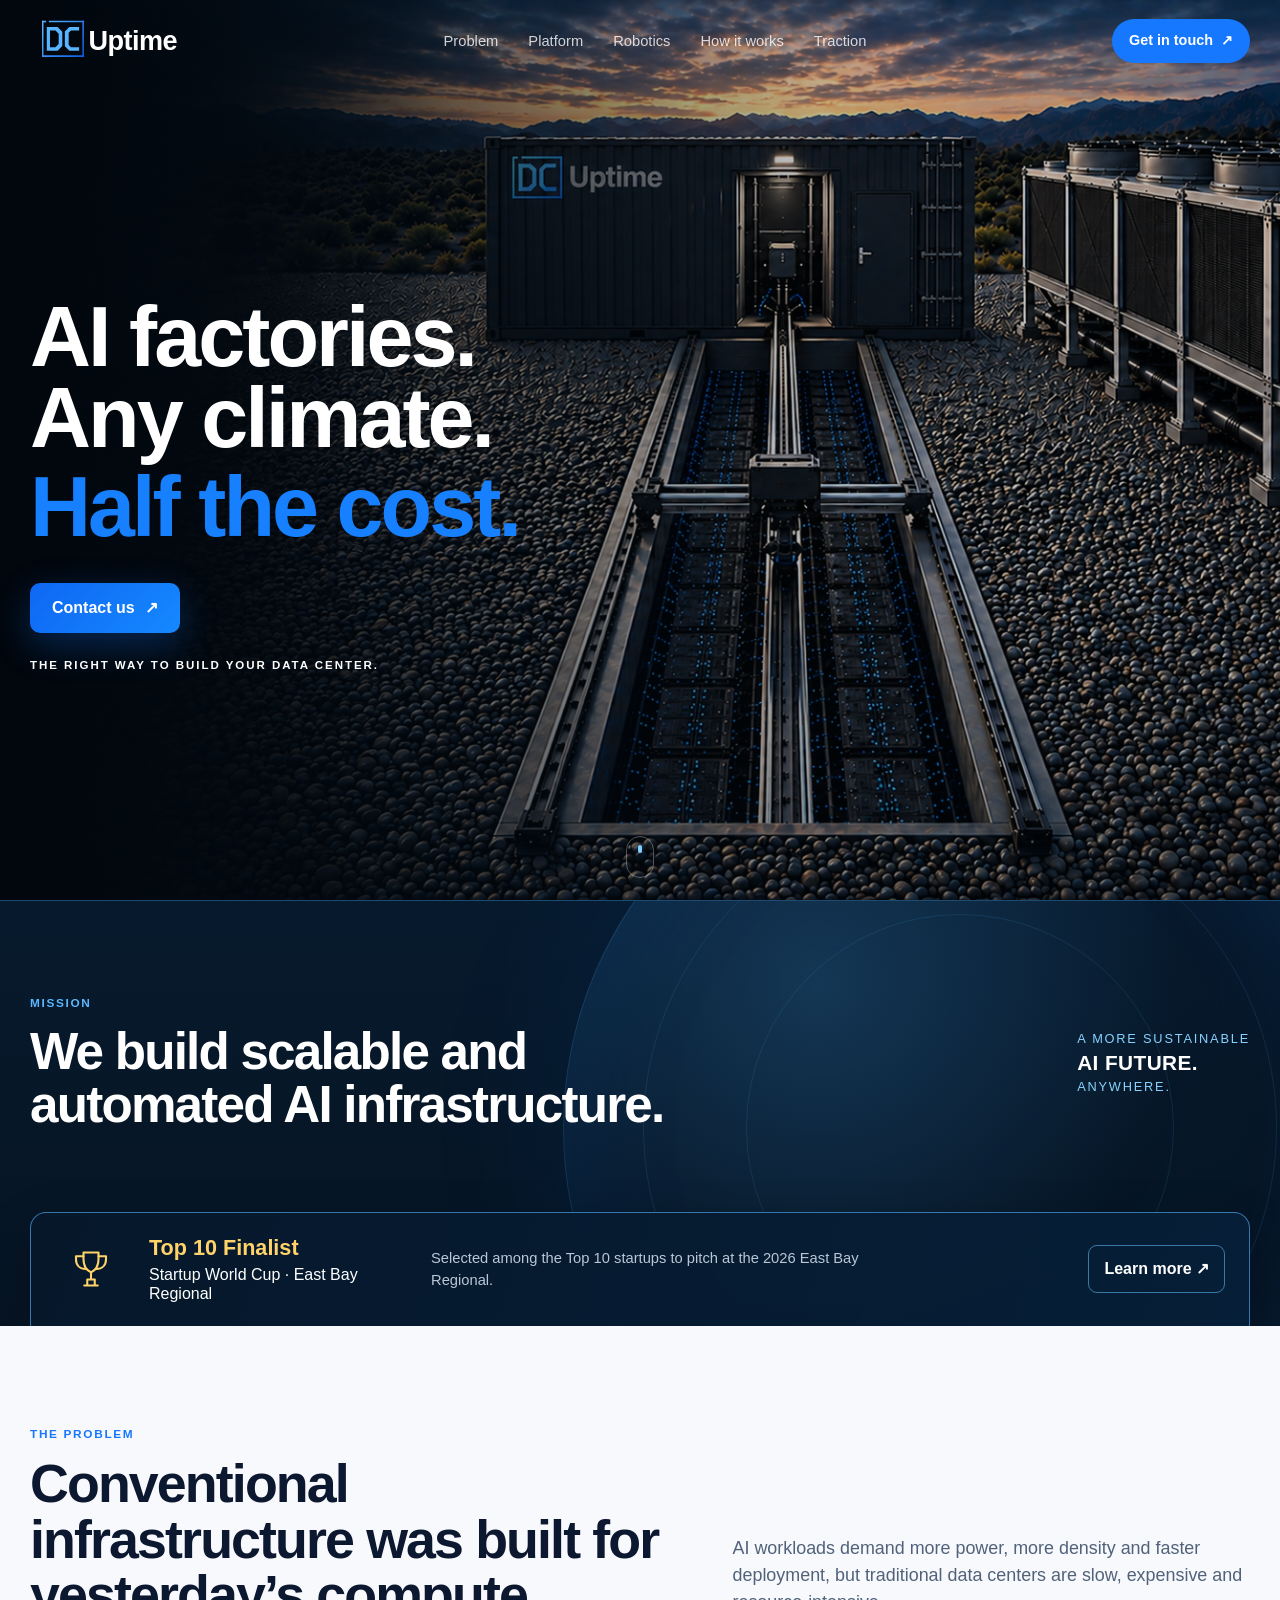
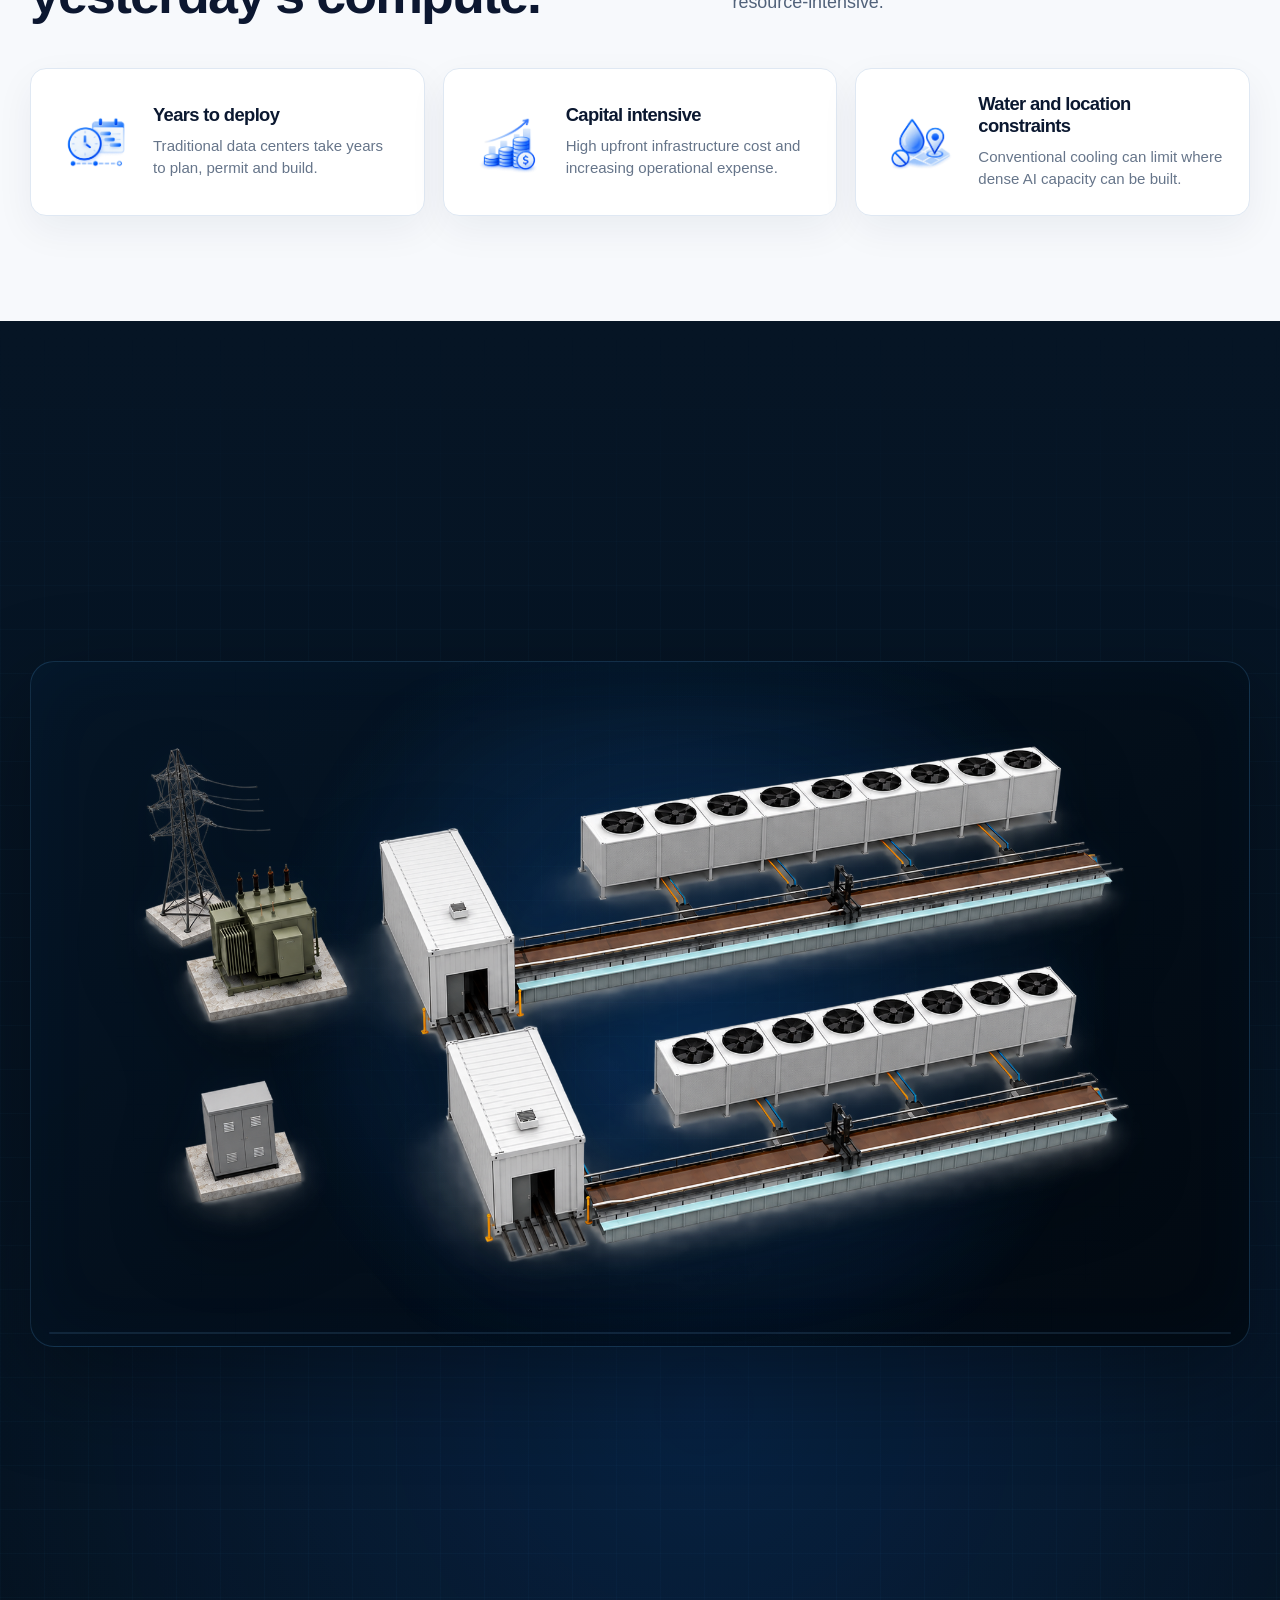
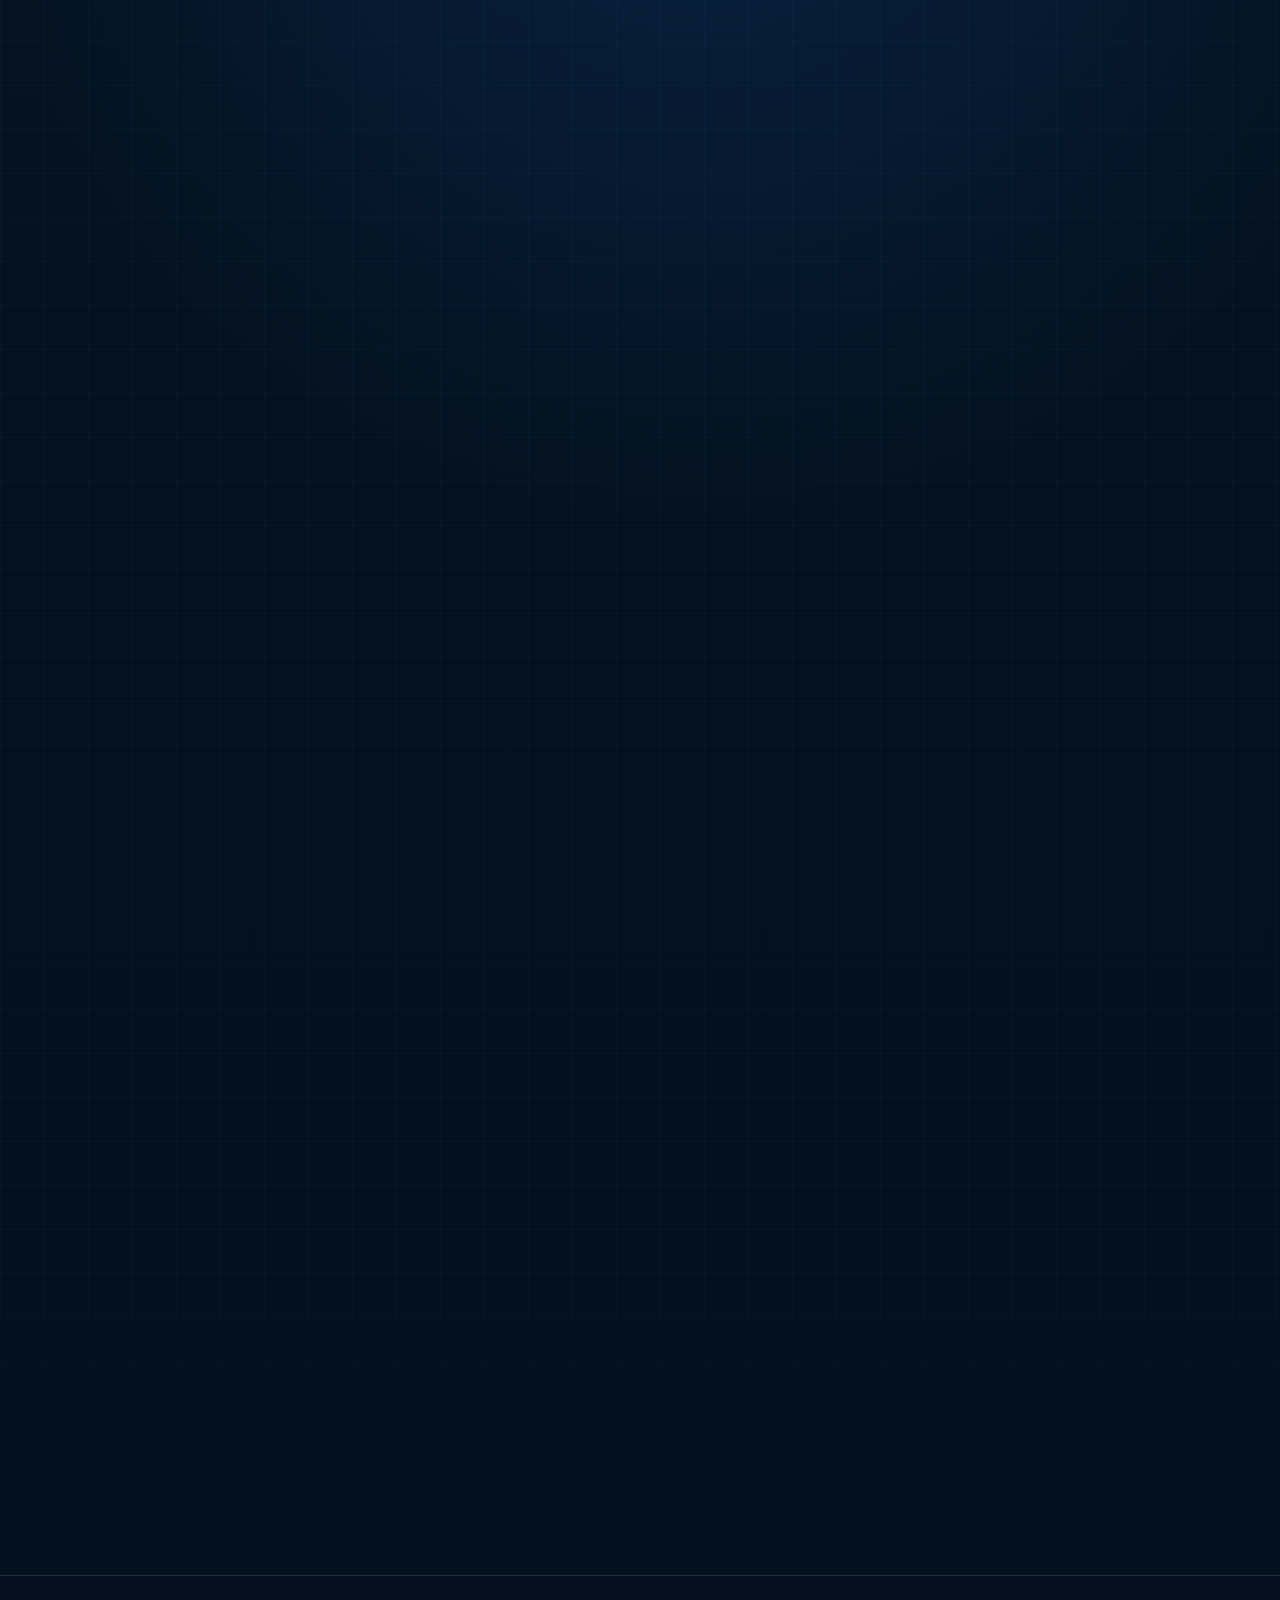
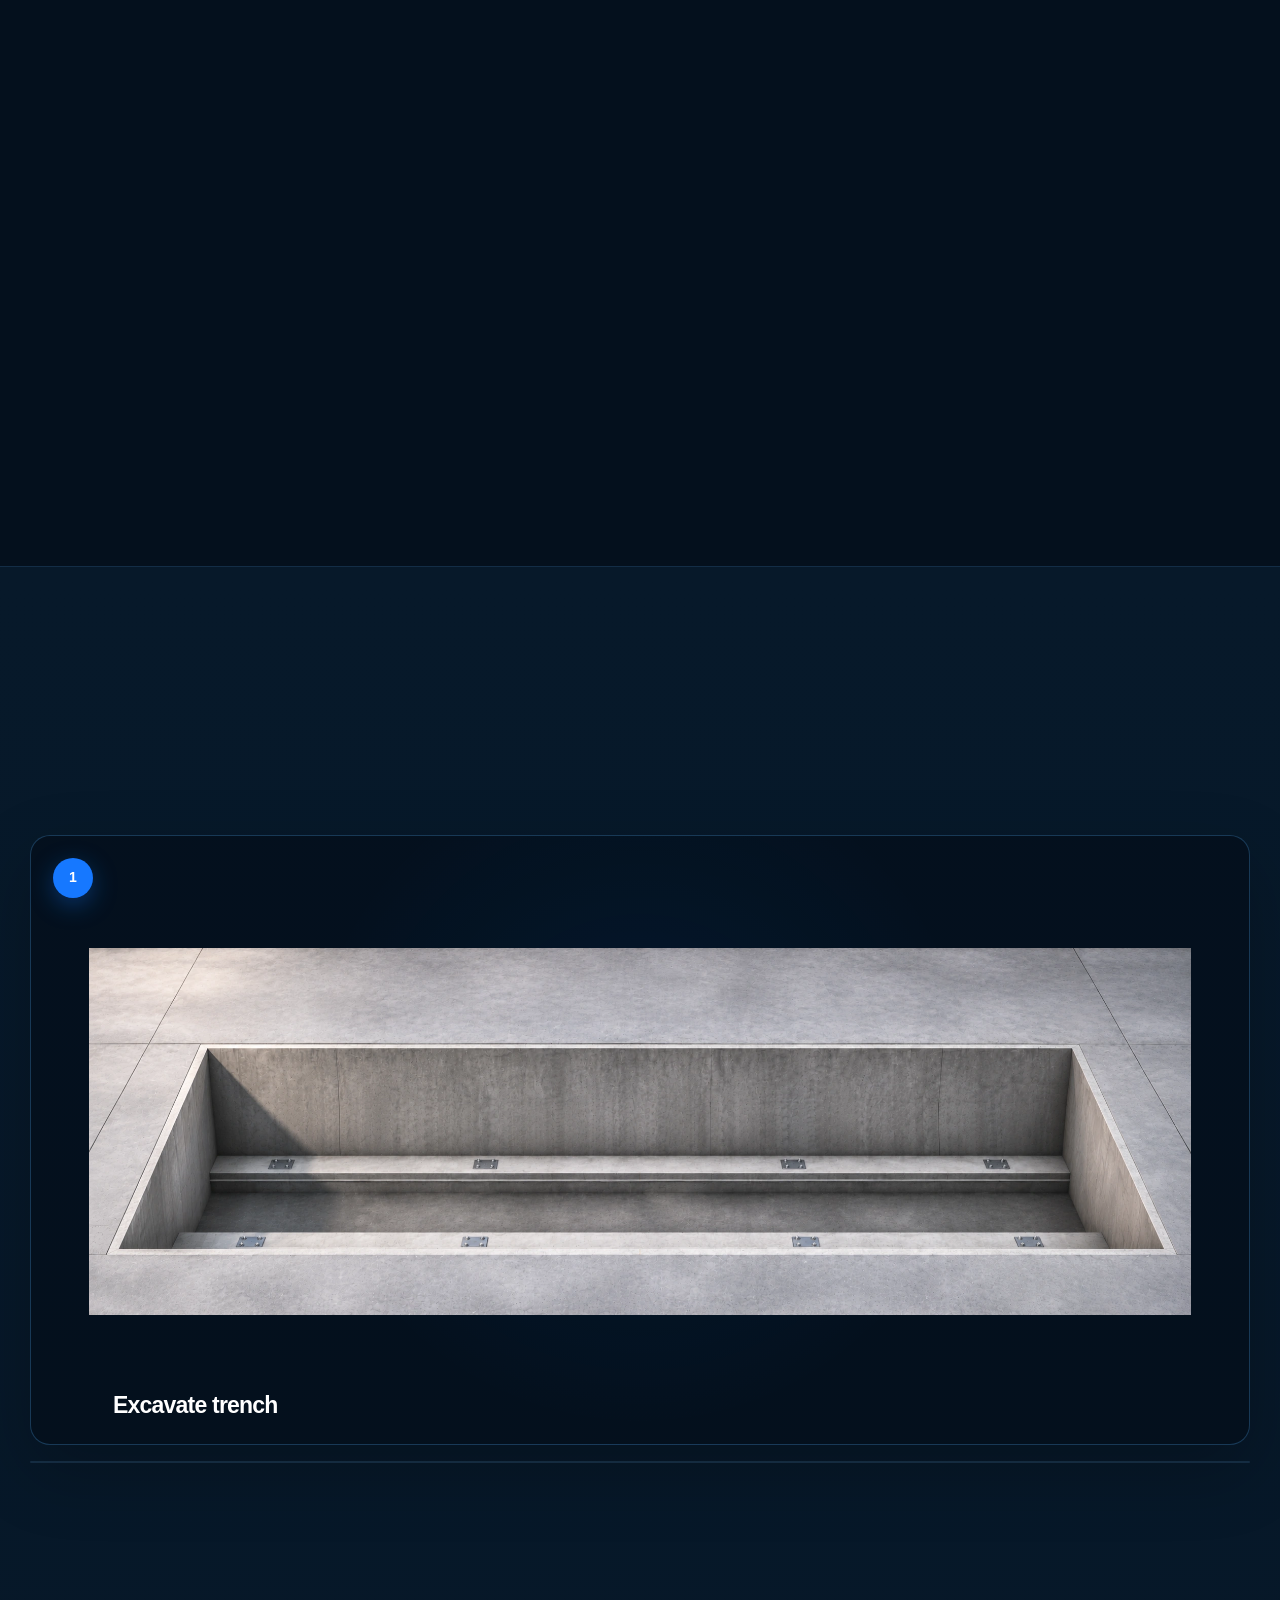
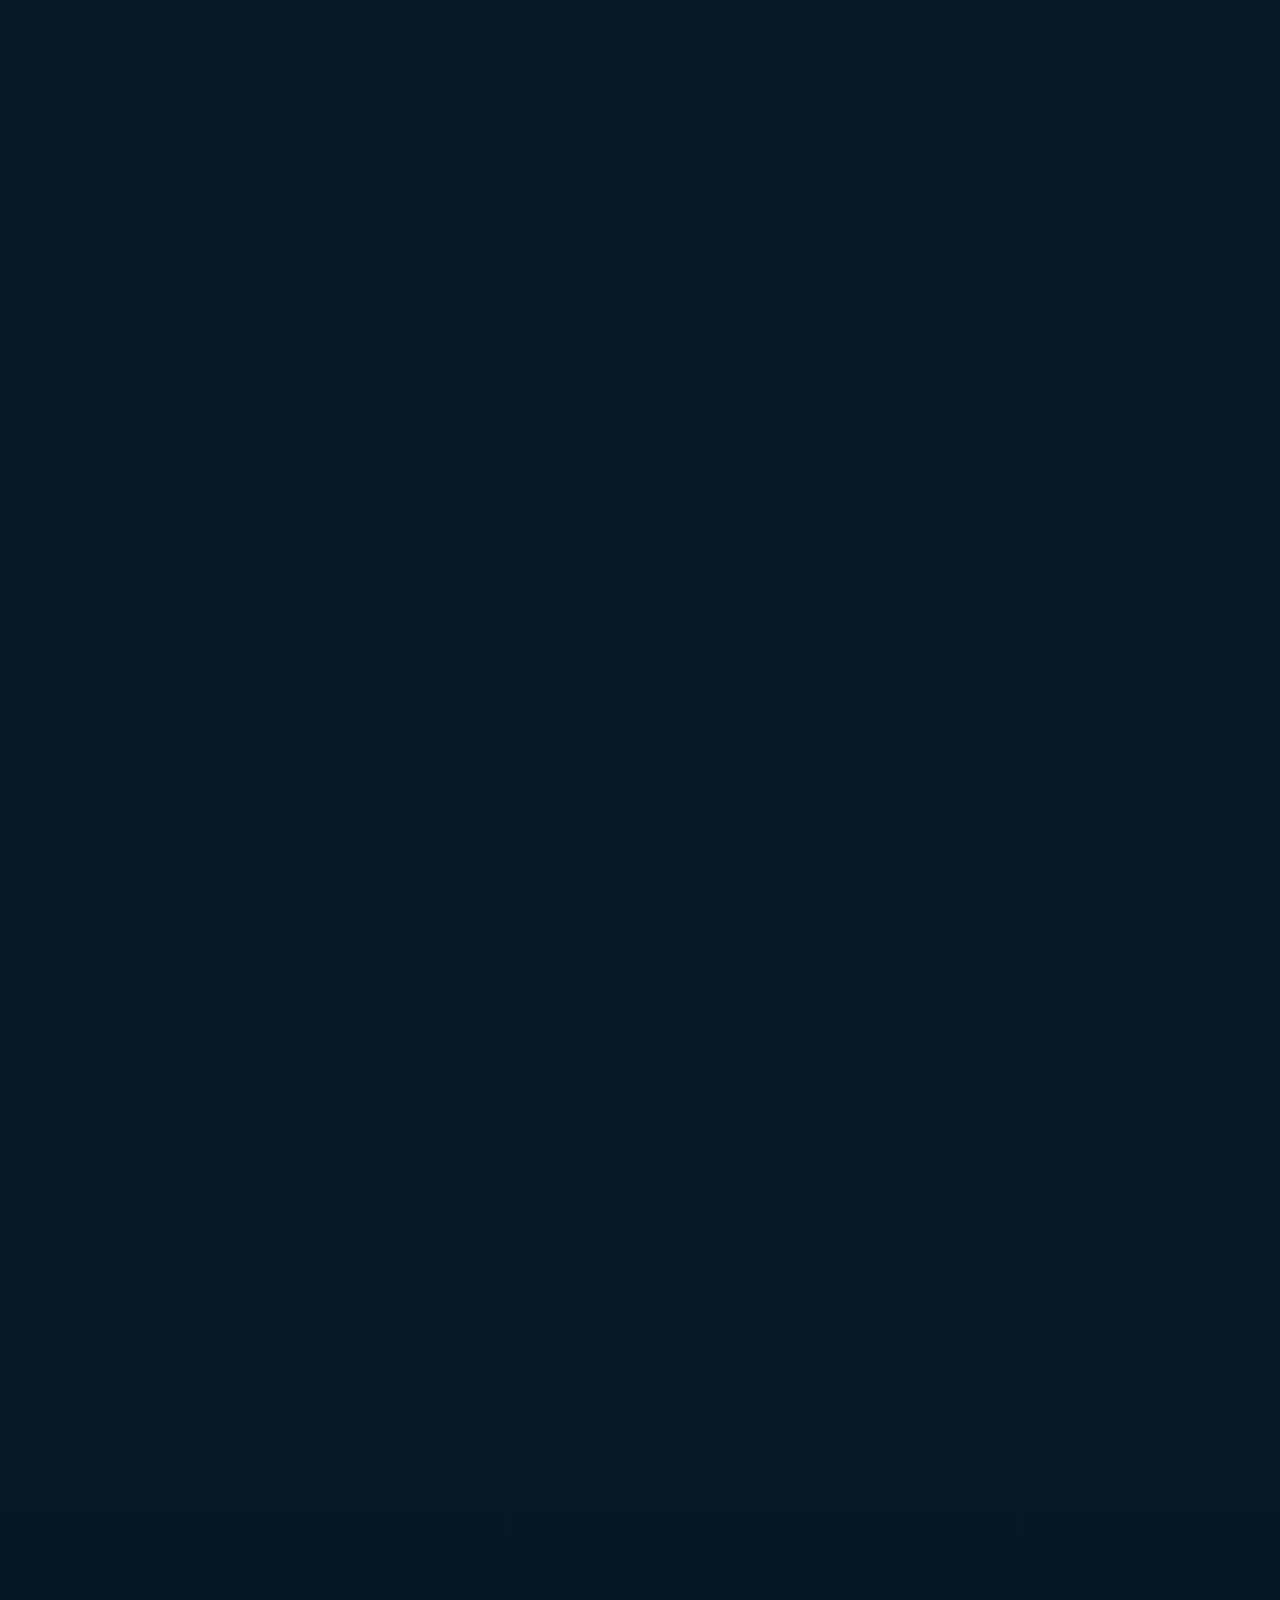
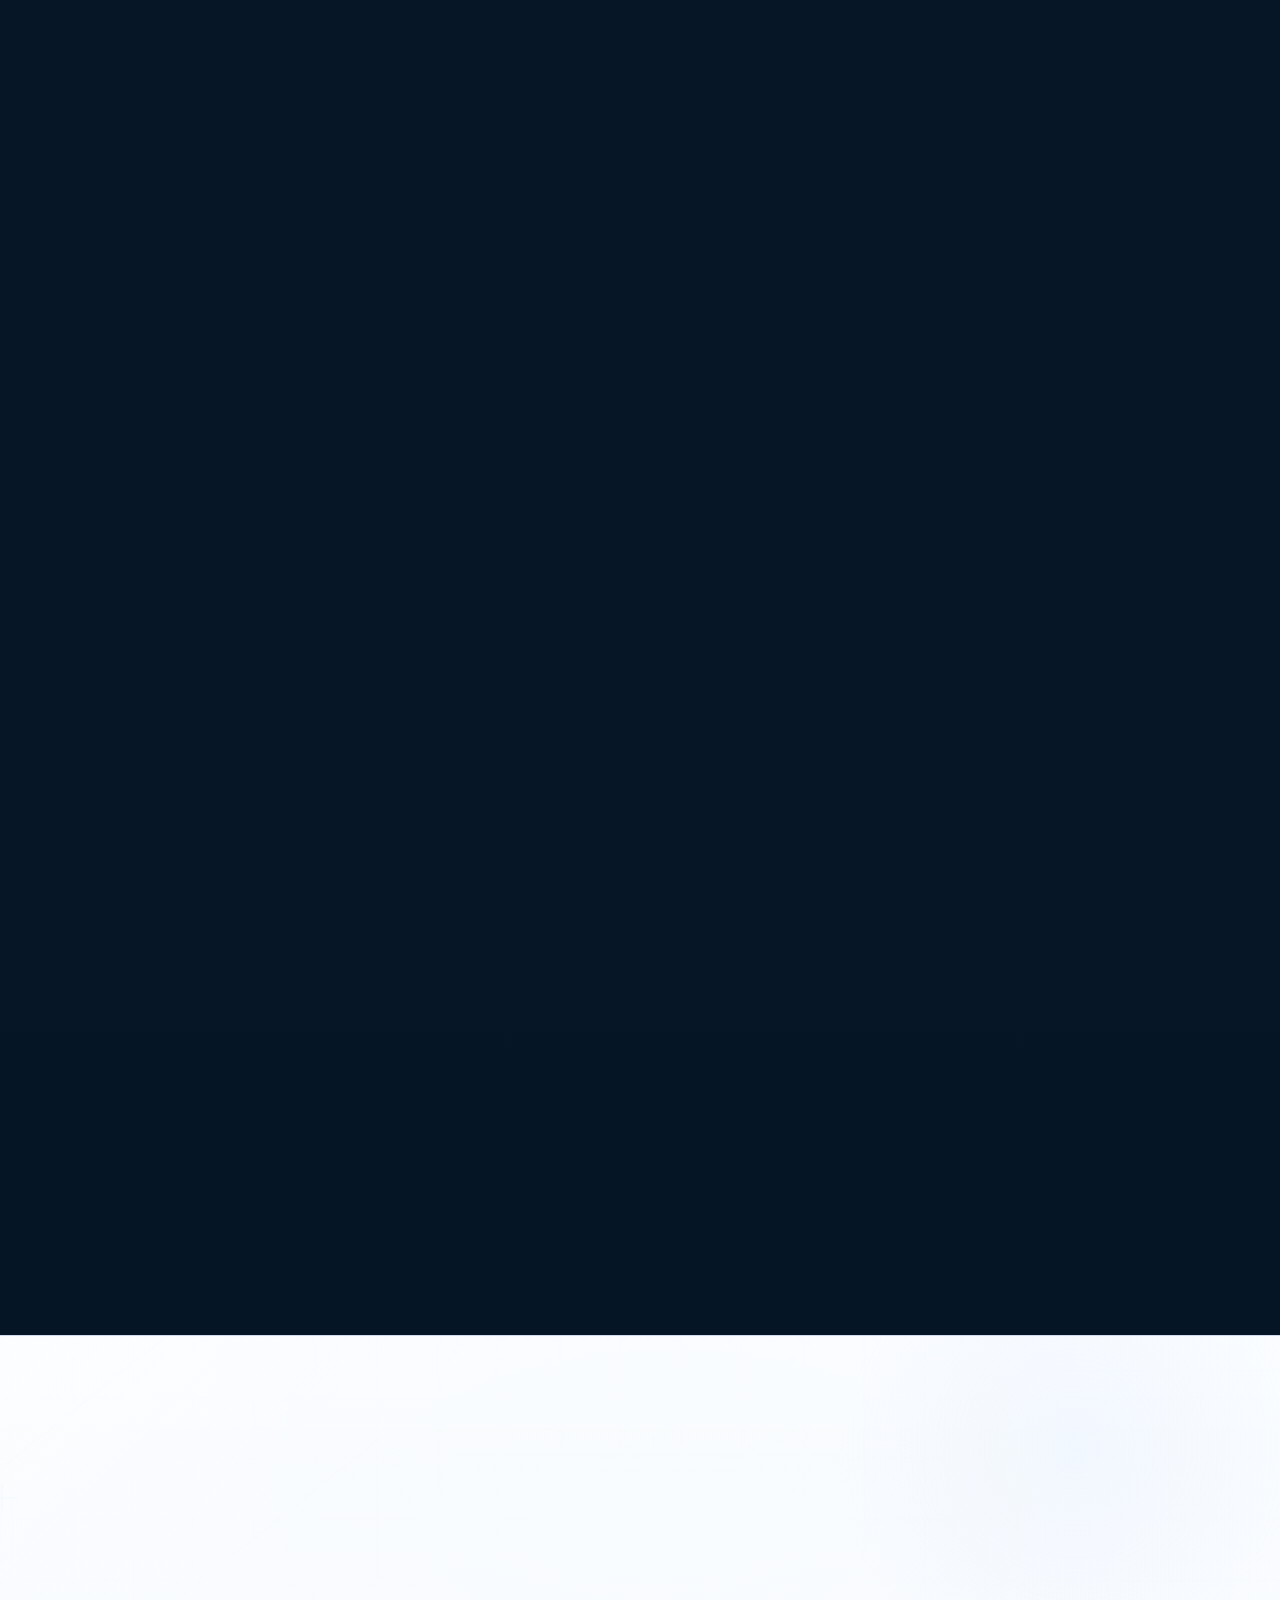
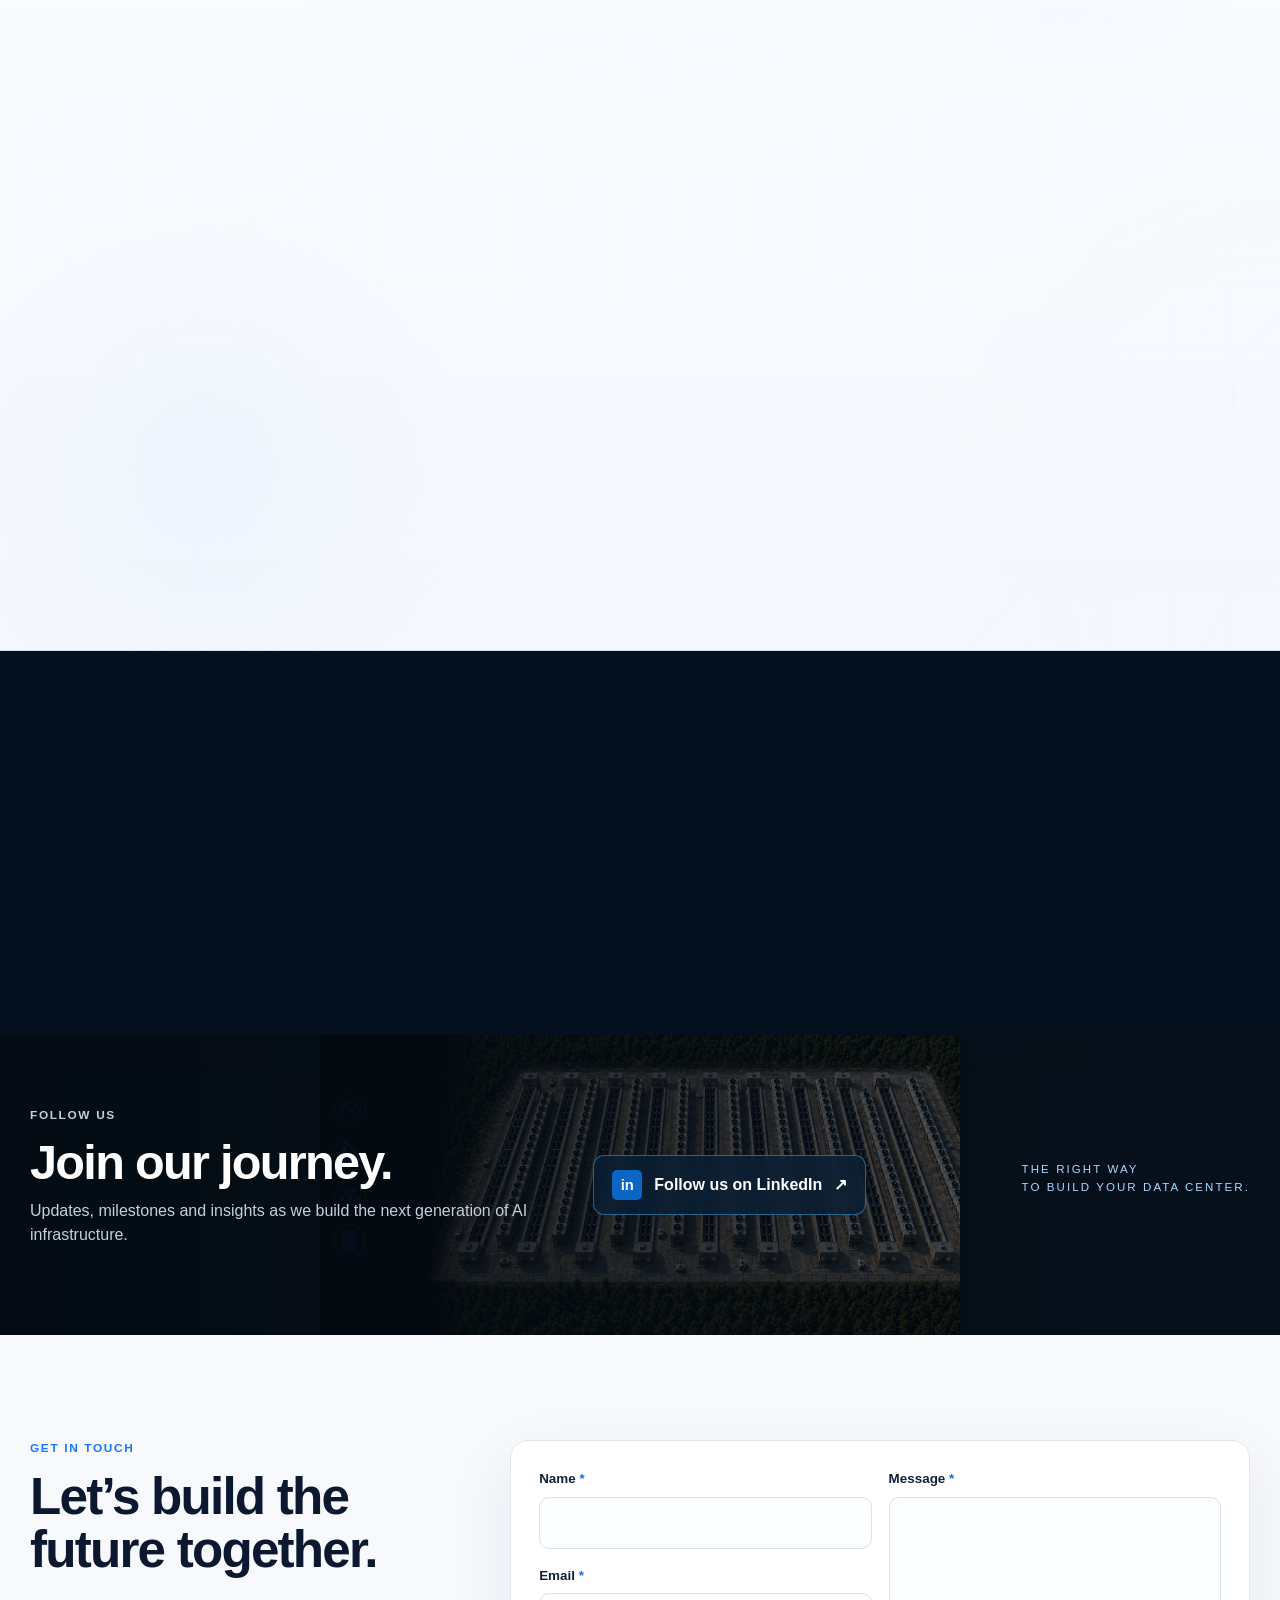
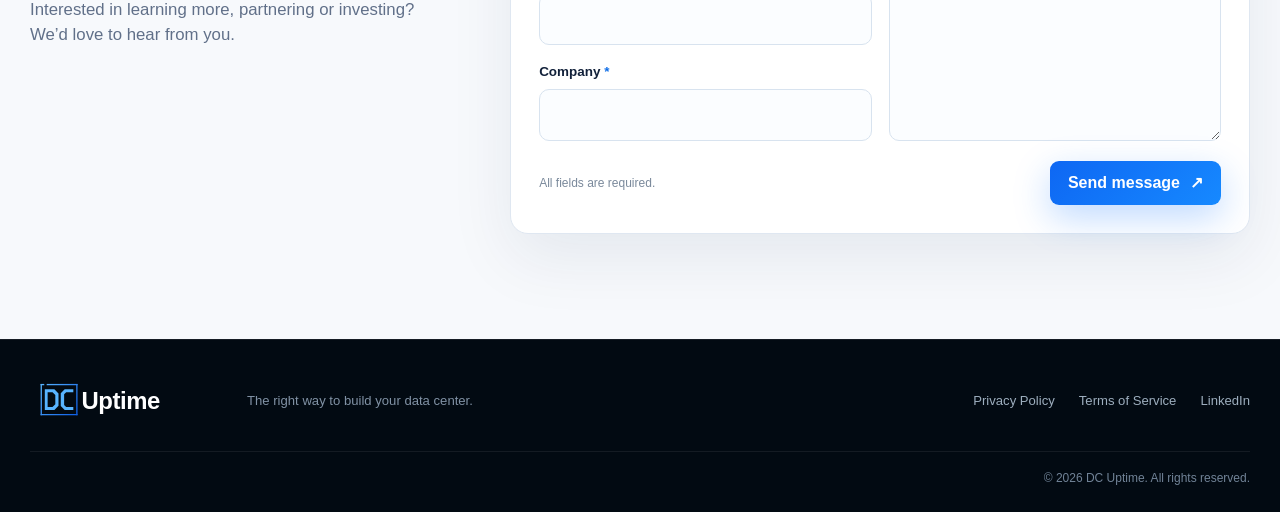
<file: index.html>
<!doctype html>
<html lang="en">
<head>
  <meta charset="utf-8">
  <meta name="viewport" content="width=device-width, initial-scale=1">
  <title>DC Uptime | AI factories. Any climate. Half the cost.</title>
  <meta name="description" content="DC Uptime builds scalable and automated AI infrastructure with building-free immersion cooling, dry heat rejection and robotic maintenance.">
  <meta name="theme-color" content="#061525">
  <meta property="og:title" content="DC Uptime | AI factories. Any climate. Half the cost.">
  <meta property="og:description" content="Scalable and automated AI infrastructure for fast, efficient deployment.">
  <meta property="og:type" content="website">
  <meta property="og:url" content="https://dcuptime.com/">
  <meta property="og:image" content="https://dcuptime.com/assets/images/hero.webp">
  <link rel="icon" href="assets/favicon.png" type="image/png" sizes="512x512">
  <link rel="icon" href="assets/favicon.svg" type="image/svg+xml">
    <link rel="shortcut icon" href="assets/favicon.ico">
  <link rel="preload" as="image" href="assets/images/hero.webp" type="image/webp" fetchpriority="high">
  <script>document.documentElement.classList.add('js')</script>
  <link rel="stylesheet" href="assets/styles.css">
</head>
<body>
  <a class="skip-link" href="#main">Skip to content</a>

  <header class="site-header" id="site-header">
    <div class="shell header-inner">
      <a class="brand" href="#top" aria-label="DC Uptime home">
        <img src="assets/logo.svg" alt="DC Uptime">
      </a>

      <button class="menu-toggle" type="button" aria-controls="site-nav" aria-expanded="false" aria-label="Open navigation">
        <span></span><span></span><span></span>
      </button>

      <nav class="site-nav" id="site-nav" aria-label="Primary navigation">
        <a href="#problem">Problem</a>
        <a href="#platform">Platform</a>
        <a href="#robotics">Robotics</a>
        <a href="#how-it-works">How it works</a>
        <a href="#traction">Traction</a>
      </nav>

      <a class="header-cta" id="header-cta" href="#contact">Get in touch <span aria-hidden="true">↗</span></a>
    </div>
  </header>

  <main id="main">
    <section class="hero" id="top" aria-labelledby="hero-title">
      <div class="hero-media" role="img" aria-label="DC Uptime trench-integrated AI infrastructure with service station and dry coolers"></div>
      <div class="hero-shade"></div>
      <!-- <img class="hero-container-logo" src="assets/logo.svg" alt="" aria-hidden="true"> /*Logo on the container on the top of the page */ -->
      <div class="shell hero-inner">
        <div class="hero-copy" data-reveal>
          <h1 id="hero-title">AI factories.<br>Any climate.<br><span>Half the cost.</span></h1>
          <a class="button button-primary" href="#contact">Contact us <span aria-hidden="true">↗</span></a>
        </div>
        <p class="hero-side-note" data-reveal><span>The right way</span><span> to build your data center.</span></p>
      </div>
      <a class="scroll-cue" href="#mission" aria-label="Scroll to mission"><span></span></a>
    </section>

    <section class="mission section-dark" id="mission">
      <div class="mission-orbit" aria-hidden="true"></div>
      <div class="shell mission-grid">
        <div data-reveal>
          <p class="section-kicker">Mission</p>
          <h2>We build scalable and automated AI infrastructure.</h2>
        </div>
        <div class="mission-note" data-reveal>
          <span>A more sustainable</span>
          <strong>AI future.</strong>
          <span>Anywhere.</span>
        </div>
      </div>

      <div class="shell recognition-wrap" data-reveal>
        <a class="recognition" href="https://www.eastbaysbdc.org/2026-startup-world-cup-east-bay-regional/" target="_blank" rel="noopener noreferrer" aria-label="Learn more about DC Uptime being a Top 10 finalist at the 2026 Startup World Cup East Bay Regional">
          <div class="recognition-icon" aria-hidden="true">
            <svg viewBox="0 0 64 64" role="presentation">
              <path d="M22 10h20v9c0 8-4.2 14.7-10 17.5C26.2 33.7 22 27 22 19v-9Z"/>
              <path d="M22 15H12v4c0 8 5.1 13 13 13M42 15h10v4c0 8-5.1 13-13 13M32 37v9M23 54h18M27 46h10v8H27z"/>
            </svg>
          </div>
          <div class="recognition-title"><strong>Top 10 Finalist</strong><span>Startup World Cup · East Bay Regional</span></div>
          <div class="recognition-copy">Selected among the Top 10 startups to pitch at the 2026 East Bay Regional.</div>
          <div class="recognition-link">Learn more <span aria-hidden="true">↗</span></div>
        </a>
      </div>
    </section>

    <section class="problem section-light" id="problem">
      <div class="shell">
        <div class="problem-heading">
          <div data-reveal>
            <p class="section-kicker blue">The problem</p>
            <h2>Conventional infrastructure was built for yesterday’s compute.</h2>
          </div>
          <p class="problem-intro" data-reveal>AI workloads demand more power, more density and faster deployment, but traditional data centers are slow, expensive and resource-intensive.</p>
        </div>

        <div class="problem-grid">
          <article class="problem-card" data-reveal>
            <img class="problem-icon" src="assets/images/problem-deploy-icon.png" alt="" aria-hidden="true" loading="lazy">
            <div><h3>Years to deploy</h3><p>Traditional data centers take years to plan, permit and build.</p></div>
          </article>
          <article class="problem-card" data-reveal>
            <img class="problem-icon" src="assets/images/problem-capital-icon.png" alt="" aria-hidden="true" loading="lazy">
            <div><h3>Capital intensive</h3><p>High upfront infrastructure cost and increasing operational expense.</p></div>
          </article>
          <article class="problem-card" data-reveal>
            <img class="problem-icon" src="assets/images/problem-water-location-icon.png" alt="" aria-hidden="true" loading="lazy">
            <div><h3>Water and location constraints</h3><p>Conventional cooling can limit where dense AI capacity can be built.</p></div>
          </article>
        </div>
      </div>
    </section>

    <section class="platform section-dark" id="platform">
      <div class="shell">
        <div class="section-heading-row" data-reveal>
          <div>
            <p class="section-kicker">Our solution</p>
            <h2>A building-free platform for next-gen AI infrastructure.</h2>
          </div>
          <p>Integrated power, immersion compute, dry heat rejection, service stations and automation in a repeatable architecture.</p>
        </div>

        <div class="platform-scroll" data-platform-scroll>
          <div class="platform-sticky">
            <div class="platform-image-wrap">
              <div class="platform-glow" aria-hidden="true"></div>

              <img
                class="platform-system-image"
                src="assets/images/platform-system.png"
                width="1232"
                height="693"
                alt="DC Uptime platform with site power, two service stations, two immersion compute trenches, two dry cooler arrays and rail-based robotic maintenance"
                loading="lazy">

              <img
                class="platform-detail-image"
                src="assets/images/immersion-module-detail.png"
                width="1186"
                height="696"
                alt="Close-up of a DC Uptime immersion compute module with submerged servers and internal heat exchanger"
                loading="lazy">

              <svg class="platform-leaders" viewBox="0 0 1000 600" preserveAspectRatio="none" aria-hidden="true">
                <!-- 01: two leaders from the callout: transformer + network cabinet -->
                <path class="platform-leader" data-platform-leader="1" d="M205 88 L205 210 M145 88 L145 380" />

                <!-- 02: starts at the Service Station callout and lands higher on the upper station -->
                <path class="platform-leader" data-platform-leader="2" d="M348 88 L348 155" />

                <!-- 03: intentionally hidden; the callout sits directly beside the dry coolers -->
                <path class="platform-leader" data-platform-leader="3" d="M0 0" />

                <!-- 04: points to the rail robot on the lower trench -->
                <path class="platform-leader" data-platform-leader="4" d="M670 510 L670 420" />

                <!-- 05: points to the power/network distribution path along the lower trench -->
                <path class="platform-leader" data-platform-leader="5" d="M430 535 L475 495" />

                <!-- 06: hidden because the view transitions to the detailed immersion-module image -->
                <path class="platform-leader" data-platform-leader="6" d="M0 0" />
              </svg>

              <article class="platform-callout callout-power" data-platform-callout="1">
                <span class="callout-number">01</span>
                <div>
                  <h3>Site Power &amp; Network</h3>
                  <p>Utility power and fiber connect directly to the platform.</p>
                </div>
              </article>

              <article class="platform-callout callout-service" data-platform-callout="2">
                <span class="callout-number">02</span>
                <div>
                  <h3>Service Station</h3>
                  <p>Power conversion, controls, network aggregation and maintenance hub.</p>
                </div>
              </article>

              <article class="platform-callout callout-cooling" data-platform-callout="3">
                <span class="callout-number">03</span>
                <div>
                  <h3>Dry Cooler Array</h3>
                  <p>Closed secondary loop with water-free heat rejection.</p>
                </div>
              </article>

              <article class="platform-callout callout-robot" data-platform-callout="4">
                <span class="callout-number">04</span>
                <div>
                  <h3>Automated Maintenance</h3>
                  <p>Rail-based robotic service integrated with each compute trench.</p>
                </div>
              </article>

              <article class="platform-callout callout-distribution" data-platform-callout="5">
                <span class="callout-number">05</span>
                <div>
                  <h3>Power &amp; Network Distribution</h3>
                  <p>Power, network and controls distributed through redundant pathways.</p>
                </div>
              </article>

              <article class="platform-callout callout-immersion" data-platform-callout="6">
                <span class="callout-number">06</span>
                <div>
                  <h3>Immersion Compute Modules</h3>
                  <p>High-density compute in independent trench-integrated immersion modules.</p>
                </div>
              </article>

              <div class="platform-progress" aria-hidden="true">
                <span class="platform-progress-fill"></span>
              </div>
            </div>
          </div>
        </div>
      </div>
    </section>

    <section class="robotics section-deep" id="robotics">
      <div class="shell robotics-grid">
        <div class="robotics-copy" data-reveal>
          <p class="section-kicker">Automated maintenance</p>
          <h2>Rail-based robotic maintenance.</h2>
          <p class="lead">A rail-mounted system extracts, transports and services immersed servers so routine maintenance is built into the platform.</p>
          <ul class="feature-list">
            <li><span>01</span>Automated extraction and insertion of wet servers/modules</li>
            <li><span>02</span>Transport to the service station</li>
            <li><span>03</span>Reduced routine field handling</li>
            <li><span>04</span>Repair and diagnostics offline at the service station</li>
          </ul>
        </div>
        <figure class="robotics-visual" data-reveal>
          <img src="assets/images/robot-maintenance.webp" width="2200" height="1238" alt="Rail-based robotic system extracting a server module from an immersion trench" loading="lazy">
          <figcaption>Automation keeps AI online.</figcaption>
        </figure>
      </div>
    </section>

    <section class="how section-dark" id="how-it-works">
      <div class="shell">
        <div class="section-heading-row compact how-heading" data-reveal>
          <div>
            <p class="section-kicker">How it works</p>
            <h2>From site to AI in six steps.</h2>
          </div>
          <p>A repeatable module-level design from civil work to automated service.</p>
        </div>

        <div class="how-scroll" data-how-scroll>
          <div class="how-sticky">
            <div class="steps how-steps" aria-label="Six-step deployment process">
              <article class="step-card is-active" data-how-step>
                <div class="step-number">1</div>
                <div class="step-visual"><img src="assets/images/step-1.webp" width="775" height="132" alt="Excavated trench" loading="lazy"></div>
                <h3>Excavate trench</h3>
              </article>

              <article class="step-card" data-how-step>
                <div class="step-number">2</div>
                <div class="step-visual"><img src="assets/images/step-2.webp" width="775" height="126" alt="Immersion IT module inserted into trench" loading="lazy"></div>
                <h3>Insert immersion IT module</h3>
              </article>

              <article class="step-card" data-how-step>
                <div class="step-number">3</div>
                <div class="step-visual"><img src="assets/images/step-3.png" width="775" height="128" alt="Compute immersed in dielectric fluid" loading="lazy"></div>
                <h3>Compute immersed in dielectric fluid</h3>
              </article>

              <article class="step-card" data-how-step>
                <div class="step-number">4</div>
                <div class="step-visual"><img src="assets/images/step-4.png" width="775" height="132" alt="Heat exchanger transfers heat to water-glycol loop" loading="lazy"></div>
                <h3>Transfer heat to water loop</h3>
              </article>

              <article class="step-card" data-how-step>
                <div class="step-number">5</div>
                <div class="step-visual"><img src="assets/images/step-5.png" width="775" height="130" alt="Dry coolers rejecting heat to ambient air" loading="lazy"></div>
                <h3>Reject heat with dry coolers</h3>
              </article>

              <article class="step-card" data-how-step>
                <div class="step-number">6</div>
                <div class="step-visual"><img src="assets/images/step-6.png" width="775" height="157" alt="Robotic service system" loading="lazy"></div>
                <h3>Service with robotics</h3>
              </article>
            </div>

            <div class="how-progress" aria-hidden="true">
              <span class="how-progress-fill"></span>
            </div>
          </div>
        </div>
      </div>
    </section>
    <section class="benefits" id="benefits">
      <div class="shell">
        <div class="benefits-frame" data-reveal>
          <div class="benefits-heading">
            <h2>Economics built for <span>scale.</span></h2>
          </div>

          <div class="metric-grid">
            <article class="metric" data-reveal>
              <div class="metric-icon" aria-hidden="true">
                <svg viewBox="0 0 64 64" fill="none"><path d="M35 6 16 34h12l-4 24 24-33H35l0-19Z" stroke="currentColor" stroke-width="4.2" stroke-linejoin="round" stroke-linecap="round"/></svg>
              </div>
              <strong>500 kW+</strong>
              <span>IT load per module</span>
            </article>

            <article class="metric metric-pue" data-reveal>
              <div class="metric-icon" aria-hidden="true"><img src="assets/images/pue-icon.png" alt="" aria-hidden="true"></div>
              <strong>PUE as low as 1.02</strong>
              <span>High-efficiency thermal architecture</span>
            </article>

            <article class="metric metric-water" data-reveal>
              <div class="metric-icon" aria-hidden="true"><img src="assets/images/zero-water-icon.png" alt="" aria-hidden="true"></div>
              <strong>Zero water</strong>
              <span>No water consumption for cooling</span>
            </article>

            <article class="metric metric-cost" data-reveal>
              <div class="metric-icon" aria-hidden="true"><img src="assets/images/lower-cost-icon.png" alt="" aria-hidden="true"></div>
              <strong>Lower cost</strong>
              <span>To build and operate</span>
            </article>

            <article class="metric metric-price" data-reveal>
              <div class="metric-price-icon">
                <img src="assets/images/deployment-cost-icon.png" width="198" height="153" alt="" aria-hidden="true" loading="lazy">
              </div>
              <div class="metric-price-copy">
                <strong>$3M / MW</strong>
                <span class="metric-price-label">Turn-key deployment of compute modules with integrated cooling, power distribution, and automated maintenance.</span>
              </div>
              <div class="metric-price-sidecopy">Scalable<br>efficient<br>resilient<br>for what's next</div>
            </article>
          </div>

          <div class="benefits-bottomline">
            <p class="disclaimer">Preliminary estimates. Subject to change due to customer scope, site conditions, redundancy and commercial terms.</p>
          </div>
        </div>
      </div>
    </section>

    <section class="traction section-deep" id="traction">
      <div class="shell traction-grid">
        <div class="traction-heading" data-reveal>
          <p class="section-kicker">Traction</p>
          <h2>Real progress.<br>Strategic partners.</h2>
        </div>
        <article class="traction-card" data-reveal>
          <img class="its-logo" src="assets/images/its-infocom.png" width="80" height="44" alt="ITS Infocom logo" loading="lazy">
          <div class="traction-card-copy"><p class="card-label">Strategic partner</p><h3>ITS Infocom</h3><p>Signed MOU and pilot deployment discussions with a data center developer, owner and operator.</p></div>
        </article>
        <article class="traction-card traction-card-validation" data-reveal>
          <div class="traction-card-copy"><p class="card-label">Commercial validation</p><h3>Pilot discussions underway</h3><p>Engagement with data center owners and operators around initial deployments and commercial validation.</p></div>
        </article>
      </div>
    </section>

    <section class="follow" id="follow">
      <div class="follow-bg" aria-hidden="true"></div>
      <div class="shell follow-inner">
        <div data-reveal>
          <p class="section-kicker">Follow us</p>
          <h2>Join our journey.</h2>
          <p>Updates, milestones and insights as we build the next generation of AI infrastructure.</p>
        </div>
        <a class="linkedin-button" href="https://www.linkedin.com/company/dcuptime/" target="_blank" rel="noopener noreferrer" data-linkedin-link>
          <span class="linkedin-mark">in</span> Follow us on LinkedIn <span aria-hidden="true">↗</span>
        </a>
        <p class="follow-tagline">The right way<br>to build your data center.</p>
      </div>
    </section>

    <section class="contact section-light" id="contact">
      <div class="shell contact-grid">
        <div class="contact-copy" data-reveal>
          <p class="section-kicker blue">Get in touch</p>
          <h2>Let’s build the future together.</h2>
          <p>Interested in learning more, partnering or investing? We’d love to hear from you.</p>
        </div>

        <form class="contact-form" action="https://formsubmit.co/ar@dcuptime.com" method="POST" accept-charset="UTF-8" data-formsubmit-ajax="https://formsubmit.co/ajax/ar@dcuptime.com" data-reveal>
          <input type="hidden" name="_subject" value="New inquiry from dcuptime.com">
          <input type="hidden" name="_template" value="table">
          <input type="hidden" name="_next" value="https://dcuptime.com/thanks.html">
          <input type="hidden" name="_url" value="https://dcuptime.com/">
          <div class="form-grid">
            <div class="field"><label for="name">Name <span>*</span></label><input id="name" name="name" type="text" autocomplete="name" required></div>
            <div class="field"><label for="email">Email <span>*</span></label><input id="email" name="email" type="email" autocomplete="email" inputmode="email" autocapitalize="none" spellcheck="false" pattern="[^@\s]+@[^@\s]+\.[A-Za-z]{2,}" title="Enter a complete email address, for example name@company.com." required></div>
            <div class="field"><label for="company">Company <span>*</span></label><input id="company" name="company" type="text" autocomplete="organization" required></div>
            <div class="field field-message"><label for="message">Message <span>*</span></label><textarea id="message" name="message" rows="4" required></textarea></div>
          </div>
          <div class="form-footer">
            <p>All fields are required.</p>
            <button class="button button-primary" type="submit">Send message <span aria-hidden="true">↗</span></button>
          </div>
          <p class="form-status" data-form-status role="status" aria-live="polite"></p>
          <div class="form-success" aria-live="polite">
            <div class="form-success-icon" aria-hidden="true">✓</div>
            <h3>Thank you.</h3>
            <p>Your message has been sent. We’ll get back to you shortly.</p>
          </div>
        </form>
      </div>
    </section>
  </main>

  <footer class="site-footer">
    <div class="shell footer-main">
      <a class="brand footer-brand" href="#top"><img src="assets/logo.svg" alt="DC Uptime"></a>
      <p>The right way to build your data center.</p>
      <nav aria-label="Legal and social links">
        <a href="privacy.html">Privacy Policy</a>
        <a href="terms.html">Terms of Service</a>
        <a href="https://www.linkedin.com/company/dcuptime/" target="_blank" rel="noopener noreferrer" data-linkedin-link>LinkedIn</a>
      </nav>
    </div>
    <div class="shell footer-bottom"><span>© 2026 DC Uptime. All rights reserved.</span></div>
  </footer>

  <script>
    (() => {
      const region = document.querySelector('[data-platform-scroll]');
      if (!region) return;

      const callouts = [...region.querySelectorAll('[data-platform-callout]')];
      const leaders = [...region.querySelectorAll('[data-platform-leader]')];
      const progressFill = region.querySelector('.platform-progress-fill');
      const imageWrap = region.querySelector('.platform-image-wrap');
      const thresholds = [0.05, 0.20, 0.35, 0.50, 0.65, 0.80];

      const clamp = (value, min, max) => Math.min(max, Math.max(min, value));

      function updatePlatformStory() {
        const rect = region.getBoundingClientRect();
        const travel = Math.max(1, rect.height - window.innerHeight);
        const progress = clamp(-rect.top / travel, 0, 1);
        const mobile = window.matchMedia('(max-width: 840px)').matches;

        if (progressFill) {
          progressFill.style.transform = `scaleX(${progress})`;
        }

        if (mobile) {
          // Keep the platform image clean when it first enters the viewport.
          // Then reveal exactly one callout at a time as the user scrolls.
          const mobileStart = 0.22;
          const mobileEnd = 0.96;

          let activeIndex = -1;

          if (progress >= mobileStart) {
            const mobileProgress = clamp(
              (progress - mobileStart) / (mobileEnd - mobileStart),
              0,
              0.9999
            );
            activeIndex = Math.floor(mobileProgress * callouts.length);
          }

          callouts.forEach((callout, index) => {
            callout.classList.toggle('is-visible', index === activeIndex);
          });

          if (imageWrap) {
            imageWrap.classList.toggle('detail-active', activeIndex === 5);
          }

          leaders.forEach((leader) => leader.classList.remove('is-visible'));
        } else {
          callouts.forEach((callout, index) => {
            callout.classList.toggle('is-visible', progress >= thresholds[index]);
          });
          leaders.forEach((leader, index) => {
            leader.classList.toggle('is-visible', progress >= thresholds[index]);
          });

          if (imageWrap) {
            imageWrap.classList.toggle('detail-active', progress >= thresholds[5]);
          }
        }
      }

      let ticking = false;
      const requestUpdate = () => {
        if (ticking) return;
        ticking = true;
        requestAnimationFrame(() => {
          updatePlatformStory();
          ticking = false;
        });
      };

      window.addEventListener('scroll', requestUpdate, { passive: true });
      window.addEventListener('resize', requestUpdate);
      updatePlatformStory();
    })();
  </script>

  <script>
    (() => {
      const region = document.querySelector('[data-how-scroll]');
      if (!region) return;

      const steps = [...region.querySelectorAll('[data-how-step]')];
      const progressFill = region.querySelector('.how-progress-fill');

      const clamp = (value, min, max) => Math.min(max, Math.max(min, value));

      function updateHowStory() {
        const mobile = window.matchMedia('(max-width: 840px)').matches;

        if (mobile) {
          steps.forEach((step) => step.classList.remove('is-active'));
          if (progressFill) progressFill.style.transform = 'scaleX(0)';
          return;
        }

        const rect = region.getBoundingClientRect();
        const travel = Math.max(1, rect.height - window.innerHeight);
        const progress = clamp(-rect.top / travel, 0, 1);
        const activeIndex = Math.min(
          steps.length - 1,
          Math.floor(progress * steps.length)
        );

        steps.forEach((step, index) => {
          step.classList.toggle('is-active', index === activeIndex);
        });

        if (progressFill) {
          progressFill.style.transform = `scaleX(${progress})`;
        }
      }

      let ticking = false;
      const requestUpdate = () => {
        if (ticking) return;
        ticking = true;
        requestAnimationFrame(() => {
          updateHowStory();
          ticking = false;
        });
      };

      window.addEventListener('scroll', requestUpdate, { passive: true });
      window.addEventListener('resize', requestUpdate);
      updateHowStory();
    })();
  </script>

  <script src="assets/site.js" defer></script>
</body>
</html>
</file>
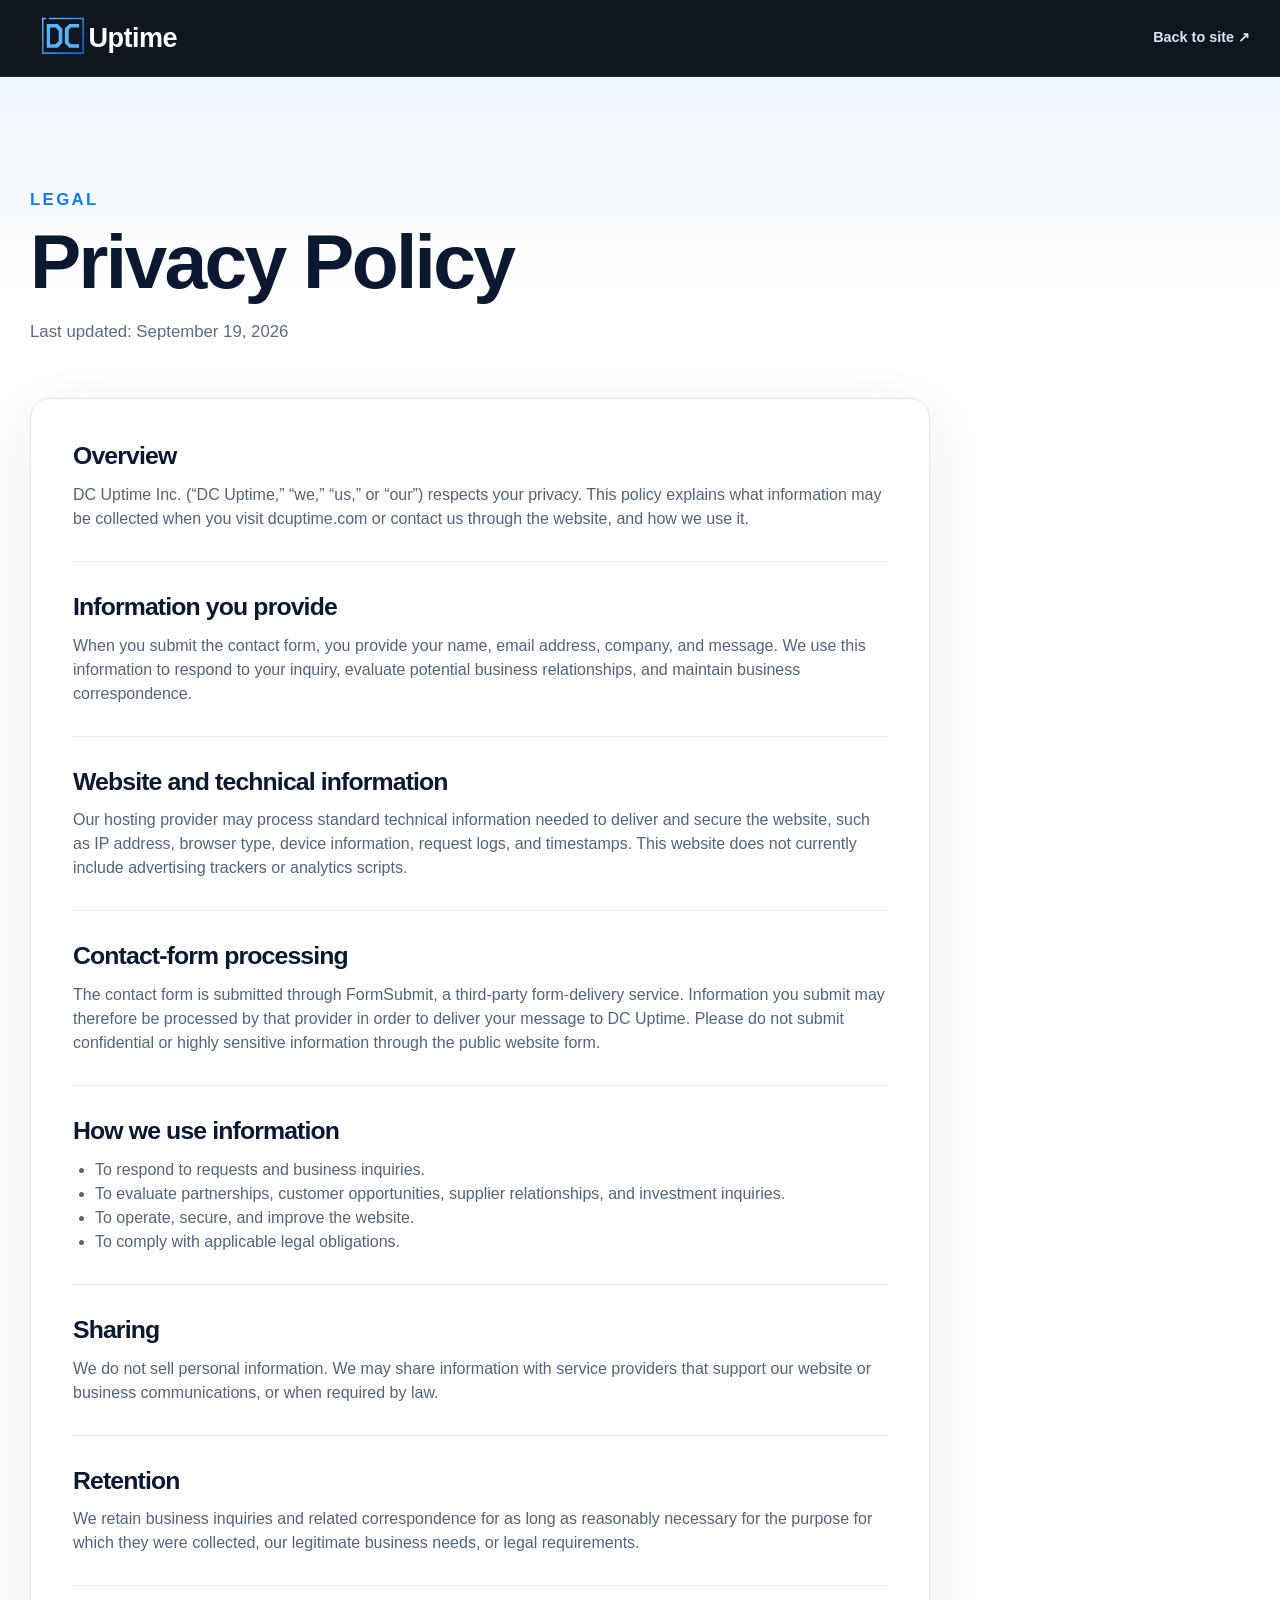
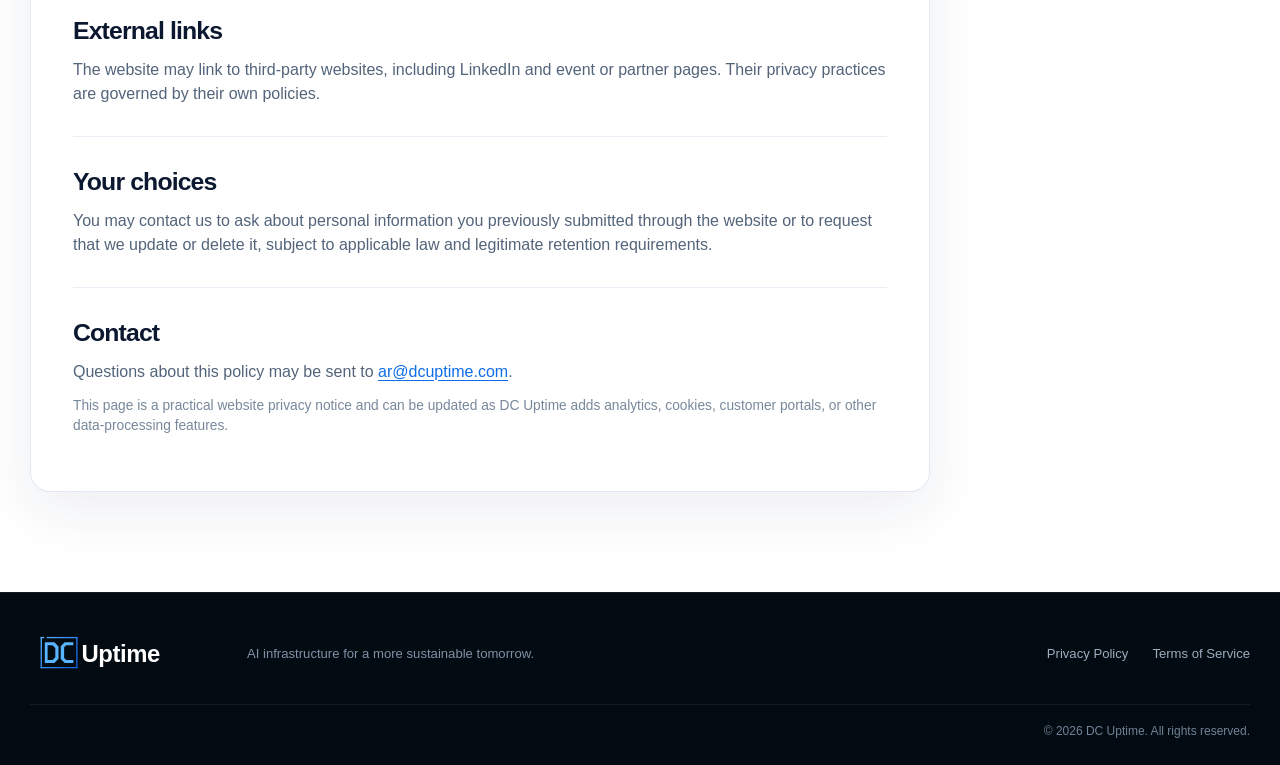
<file: privacy.html>
<!doctype html>
<html lang="en">
<head>
  <meta charset="utf-8">
  <meta name="viewport" content="width=device-width, initial-scale=1">
  <title>Privacy Policy | DC Uptime</title>
  <meta name="description" content="Privacy Policy for the DC Uptime website.">
  <meta name="theme-color" content="#061525">
  <link rel="icon" href="assets/favicon.svg" type="image/svg+xml">
  <link rel="icon" href="assets/favicon.png" type="image/png" sizes="512x512">
  <link rel="shortcut icon" href="assets/favicon.ico">
  <link rel="stylesheet" href="assets/styles.css">
</head>
<body class="legal-body">
  <header class="legal-header">
    <div class="shell header-inner">
      <a class="brand" href="index.html" aria-label="DC Uptime home"><img src="assets/logo.svg" alt="DC Uptime"></a>
      <span></span>
      <a class="legal-back" href="index.html">Back to site ↗</a>
    </div>
  </header>

  <main class="legal-main">
    <div class="shell">
      <div class="legal-hero">
        <p class="section-kicker blue">Legal</p>
        <h1>Privacy Policy</h1>
        <p>Last updated: September 19, 2026</p>
      </div>

      <div class="legal-card">
        <section>
          <h2>Overview</h2>
          <p>DC Uptime Inc. (“DC Uptime,” “we,” “us,” or “our”) respects your privacy. This policy explains what information may be collected when you visit dcuptime.com or contact us through the website, and how we use it.</p>
        </section>

        <section>
          <h2>Information you provide</h2>
          <p>When you submit the contact form, you provide your name, email address, company, and message. We use this information to respond to your inquiry, evaluate potential business relationships, and maintain business correspondence.</p>
        </section>

        <section>
          <h2>Website and technical information</h2>
          <p>Our hosting provider may process standard technical information needed to deliver and secure the website, such as IP address, browser type, device information, request logs, and timestamps. This website does not currently include advertising trackers or analytics scripts.</p>
        </section>

        <section>
          <h2>Contact-form processing</h2>
          <p>The contact form is submitted through FormSubmit, a third-party form-delivery service. Information you submit may therefore be processed by that provider in order to deliver your message to DC Uptime. Please do not submit confidential or highly sensitive information through the public website form.</p>
        </section>

        <section>
          <h2>How we use information</h2>
          <ul>
            <li>To respond to requests and business inquiries.</li>
            <li>To evaluate partnerships, customer opportunities, supplier relationships, and investment inquiries.</li>
            <li>To operate, secure, and improve the website.</li>
            <li>To comply with applicable legal obligations.</li>
          </ul>
        </section>

        <section>
          <h2>Sharing</h2>
          <p>We do not sell personal information. We may share information with service providers that support our website or business communications, or when required by law.</p>
        </section>

        <section>
          <h2>Retention</h2>
          <p>We retain business inquiries and related correspondence for as long as reasonably necessary for the purpose for which they were collected, our legitimate business needs, or legal requirements.</p>
        </section>

        <section>
          <h2>External links</h2>
          <p>The website may link to third-party websites, including LinkedIn and event or partner pages. Their privacy practices are governed by their own policies.</p>
        </section>

        <section>
          <h2>Your choices</h2>
          <p>You may contact us to ask about personal information you previously submitted through the website or to request that we update or delete it, subject to applicable law and legitimate retention requirements.</p>
        </section>

        <section>
          <h2>Contact</h2>
          <p>Questions about this policy may be sent to <a href="mailto:ar@dcuptime.com">ar@dcuptime.com</a>.</p>
          <p class="legal-note">This page is a practical website privacy notice and can be updated as DC Uptime adds analytics, cookies, customer portals, or other data-processing features.</p>
        </section>
      </div>
    </div>
  </main>

  <footer class="site-footer">
    <div class="shell footer-main">
      <a class="brand footer-brand" href="index.html"><img src="assets/logo.svg" alt="DC Uptime"></a>
      <p>AI infrastructure for a more sustainable tomorrow.</p>
      <nav aria-label="Legal and social links"><a href="privacy.html">Privacy Policy</a><a href="terms.html">Terms of Service</a></nav>
    </div>
    <div class="shell footer-bottom">© 2026 DC Uptime. All rights reserved.</div>
  </footer>
</body>
</html>
</file>
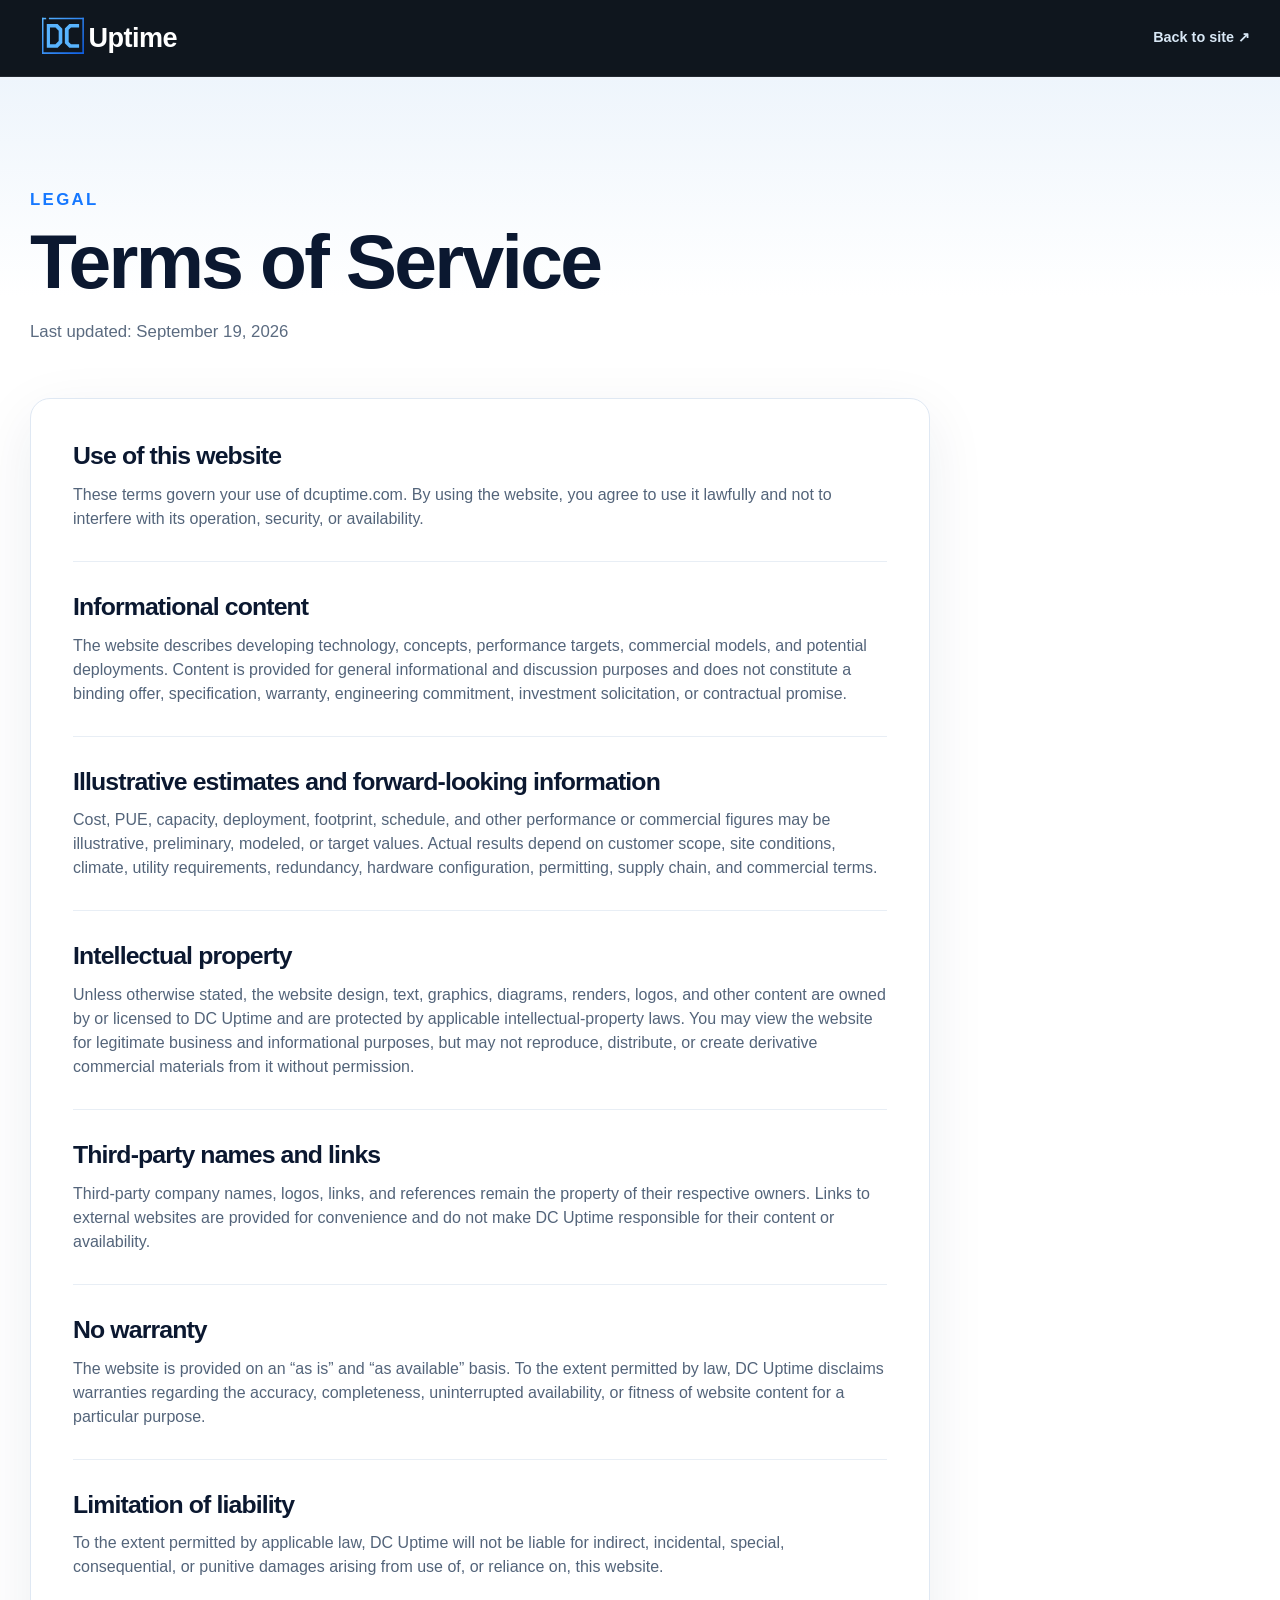
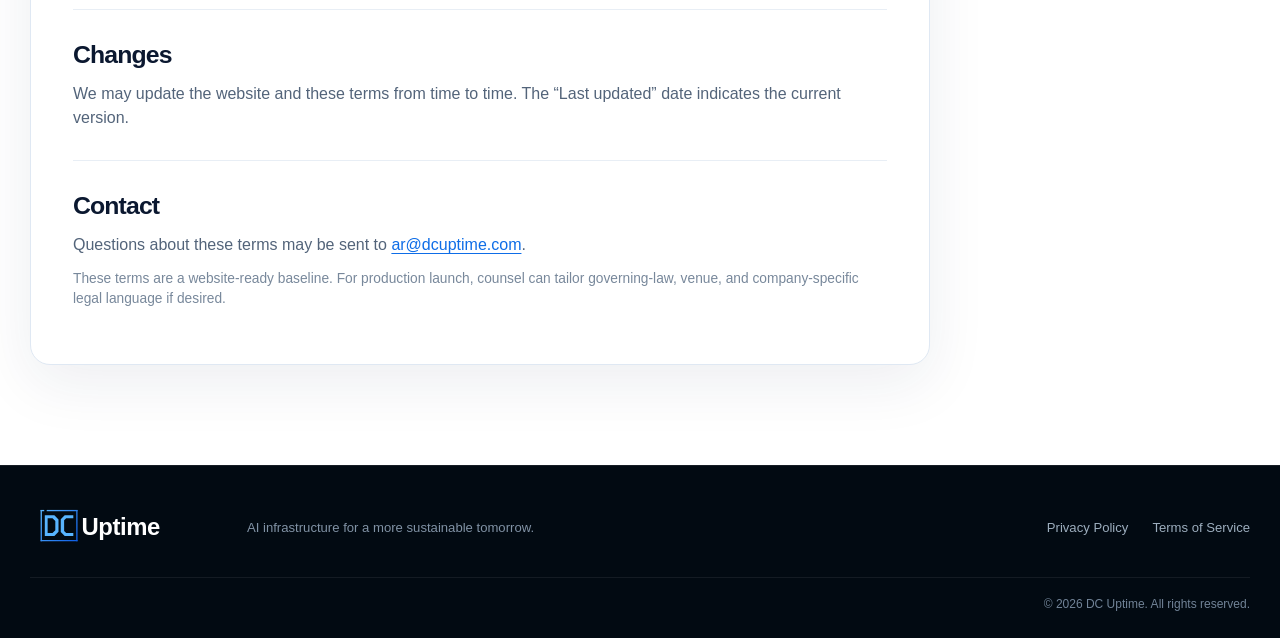
<file: terms.html>
<!doctype html>
<html lang="en">
<head>
  <meta charset="utf-8">
  <meta name="viewport" content="width=device-width, initial-scale=1">
  <title>Terms of Service | DC Uptime</title>
  <meta name="description" content="Terms of Service for the DC Uptime website.">
  <meta name="theme-color" content="#061525">
  <link rel="icon" href="assets/favicon.svg" type="image/svg+xml">
  <link rel="icon" href="assets/favicon.png" type="image/png" sizes="512x512">
  <link rel="shortcut icon" href="assets/favicon.ico">
  <link rel="stylesheet" href="assets/styles.css">
</head>
<body class="legal-body">
  <header class="legal-header">
    <div class="shell header-inner">
      <a class="brand" href="index.html" aria-label="DC Uptime home"><img src="assets/logo.svg" alt="DC Uptime"></a>
      <span></span>
      <a class="legal-back" href="index.html">Back to site ↗</a>
    </div>
  </header>

  <main class="legal-main">
    <div class="shell">
      <div class="legal-hero">
        <p class="section-kicker blue">Legal</p>
        <h1>Terms of Service</h1>
        <p>Last updated: September 19, 2026</p>
      </div>

      <div class="legal-card">
        <section>
          <h2>Use of this website</h2>
          <p>These terms govern your use of dcuptime.com. By using the website, you agree to use it lawfully and not to interfere with its operation, security, or availability.</p>
        </section>

        <section>
          <h2>Informational content</h2>
          <p>The website describes developing technology, concepts, performance targets, commercial models, and potential deployments. Content is provided for general informational and discussion purposes and does not constitute a binding offer, specification, warranty, engineering commitment, investment solicitation, or contractual promise.</p>
        </section>

        <section>
          <h2>Illustrative estimates and forward-looking information</h2>
          <p>Cost, PUE, capacity, deployment, footprint, schedule, and other performance or commercial figures may be illustrative, preliminary, modeled, or target values. Actual results depend on customer scope, site conditions, climate, utility requirements, redundancy, hardware configuration, permitting, supply chain, and commercial terms.</p>
        </section>

        <section>
          <h2>Intellectual property</h2>
          <p>Unless otherwise stated, the website design, text, graphics, diagrams, renders, logos, and other content are owned by or licensed to DC Uptime and are protected by applicable intellectual-property laws. You may view the website for legitimate business and informational purposes, but may not reproduce, distribute, or create derivative commercial materials from it without permission.</p>
        </section>

        <section>
          <h2>Third-party names and links</h2>
          <p>Third-party company names, logos, links, and references remain the property of their respective owners. Links to external websites are provided for convenience and do not make DC Uptime responsible for their content or availability.</p>
        </section>

        <section>
          <h2>No warranty</h2>
          <p>The website is provided on an “as is” and “as available” basis. To the extent permitted by law, DC Uptime disclaims warranties regarding the accuracy, completeness, uninterrupted availability, or fitness of website content for a particular purpose.</p>
        </section>

        <section>
          <h2>Limitation of liability</h2>
          <p>To the extent permitted by applicable law, DC Uptime will not be liable for indirect, incidental, special, consequential, or punitive damages arising from use of, or reliance on, this website.</p>
        </section>

        <section>
          <h2>Changes</h2>
          <p>We may update the website and these terms from time to time. The “Last updated” date indicates the current version.</p>
        </section>

        <section>
          <h2>Contact</h2>
          <p>Questions about these terms may be sent to <a href="mailto:ar@dcuptime.com">ar@dcuptime.com</a>.</p>
          <p class="legal-note">These terms are a website-ready baseline. For production launch, counsel can tailor governing-law, venue, and company-specific legal language if desired.</p>
        </section>
      </div>
    </div>
  </main>

  <footer class="site-footer">
    <div class="shell footer-main">
      <a class="brand footer-brand" href="index.html"><img src="assets/logo.svg" alt="DC Uptime"></a>
      <p>AI infrastructure for a more sustainable tomorrow.</p>
      <nav aria-label="Legal and social links"><a href="privacy.html">Privacy Policy</a><a href="terms.html">Terms of Service</a></nav>
    </div>
    <div class="shell footer-bottom">© 2026 DC Uptime. All rights reserved.</div>
  </footer>
</body>
</html>
</file>
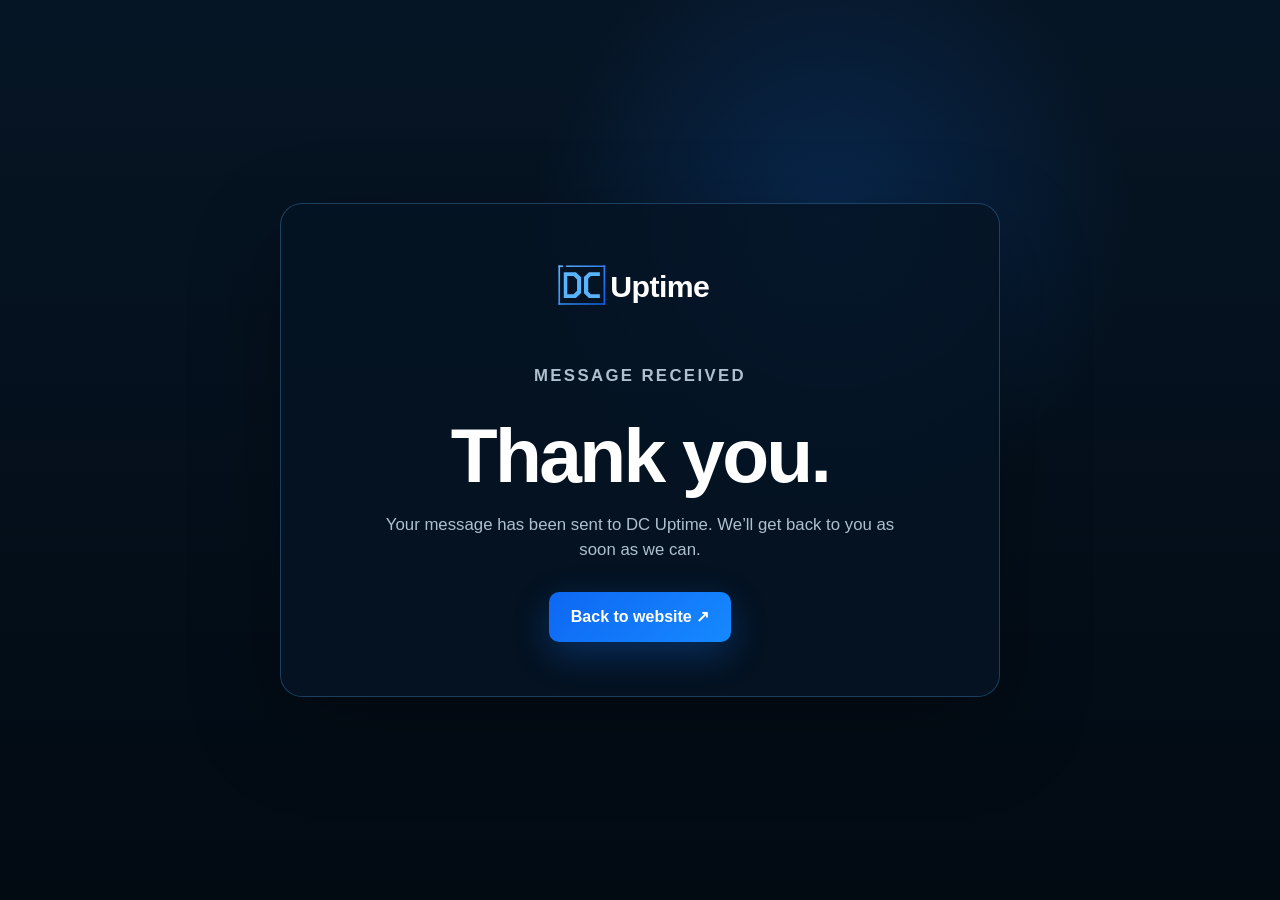
<file: thanks.html>
<!doctype html>
<html lang="en">
<head>
  <meta charset="utf-8"><meta name="viewport" content="width=device-width,initial-scale=1">
  <title>Thank you | DC Uptime</title>
  <meta name="robots" content="noindex">
  <link rel="icon" href="assets/favicon.svg" type="image/svg+xml">
  <link rel="icon" href="assets/favicon.png" type="image/png" sizes="512x512">
  <link rel="shortcut icon" href="assets/favicon.ico">
  <link rel="stylesheet" href="assets/styles.css">
  <style>
    .thanks{min-height:100vh;display:grid;place-items:center;padding:40px;background:radial-gradient(circle at 65% 25%,rgba(22,120,255,.2),transparent 28%),linear-gradient(180deg,#061525,#020a12)}
    .thanks-card{width:min(720px,100%);padding:54px;border:1px solid rgba(88,180,255,.28);border-radius:22px;background:rgba(5,20,36,.82);box-shadow:0 30px 90px rgba(0,0,0,.3);text-align:center}
    .thanks-card img{width:190px;margin:0 auto 46px}.thanks-card h1{font-size:clamp(2.8rem,6vw,4.8rem);line-height:.98;margin:0 0 18px}.thanks-card p{color:#afc0d0;font-size:1.05rem;margin:0 auto 30px;max-width:540px}
  </style>
</head>
<body><main class="thanks"><div class="thanks-card"><img src="assets/logo.svg" alt="DC Uptime"><p class="section-kicker">Message received</p><h1>Thank you.</h1><p>Your message has been sent to DC Uptime. We’ll get back to you as soon as we can.</p><a class="button button-primary" href="index.html">Back to website ↗</a></div></main></body>
</html>
</file>
<file: assets/styles.css>
:root {
  --navy-950:#030a12;
  --navy-900:#061525;
  --navy-850:#081a2c;
  --navy-800:#0a2036;
  --blue:#1678ff;
  --blue-2:#58b4ff;
  --cyan:#74c8ff;
  --ink:#0c1730;
  --muted:#5f6f85;
  --line:rgba(93,184,255,.22);
  --white:#fff;
  --off:#f5f8fc;
  --shell:1220px;
  --radius:22px;
  --shadow:0 26px 80px rgba(0,0,0,.2);
}
*{box-sizing:border-box}
html{scroll-behavior:smooth;background:var(--navy-950)}
body{margin:0;font-family:Inter,ui-sans-serif,-apple-system,BlinkMacSystemFont,"Segoe UI",Arial,sans-serif;color:#fff;background:var(--navy-900);line-height:1.5;text-rendering:optimizeLegibility;-webkit-font-smoothing:antialiased}
a{color:inherit;text-decoration:none}
img{display:block;max-width:100%}
button,input,textarea{font:inherit}
button{cursor:pointer}
::selection{background:#1678ff;color:white}
.shell{width:min(calc(100% - 48px),var(--shell));margin:0 auto}
.skip-link{position:fixed;left:16px;top:-60px;z-index:999;background:white;color:#0b1b31;padding:12px 16px;border-radius:10px;transition:.2s}
.skip-link:focus{top:16px}
.section-kicker{margin:0 0 13px;color:#5ab7ff;font-size:.74rem;font-weight:800;letter-spacing:.14em;text-transform:uppercase}
.section-kicker.blue{color:var(--blue)}
h1,h2,h3,p{margin-top:0}
h1,h2,h3{letter-spacing:-.035em}
h2{font-size:clamp(2.2rem,4vw,4.2rem);line-height:1.03;margin-bottom:0}
h3{font-size:1.15rem;line-height:1.2}
.section-dark{background:linear-gradient(180deg,#071a2d 0%,#061423 100%)}
.section-deep{background:#04101d}
.section-light{background:#f7f9fc;color:var(--ink)}

/* Header */
.site-header{position:fixed;inset:0 0 auto;z-index:100;border-bottom:1px solid transparent;transition:background .35s,border-color .35s,box-shadow .35s,backdrop-filter .35s}
.site-header.scrolled{background:rgba(3,10,18,.88);border-bottom-color:rgba(255,255,255,.08);backdrop-filter:blur(16px);box-shadow:0 10px 30px rgba(0,0,0,.2)}
.header-inner{height:82px;display:grid;grid-template-columns:190px 1fr 160px;align-items:center;gap:24px}
.brand{display:inline-flex;align-items:center;width:170px}
.brand img{width:100%;height:auto}
.site-nav{display:flex;justify-content:center;gap:30px;font-size:.92rem;color:rgba(255,255,255,.8)}
.site-nav a{position:relative;padding:10px 0;transition:color .2s}
.site-nav a:after{content:"";position:absolute;left:0;right:100%;bottom:4px;height:1px;background:var(--blue-2);transition:right .25s}
.site-nav a:hover{color:white}.site-nav a:hover:after{right:0}
.header-cta{justify-self:end;display:inline-flex;align-items:center;gap:8px;padding:11px 17px;border-radius:999px;background:var(--blue);font-weight:700;font-size:.9rem;opacity:0;transform:translateY(-8px);pointer-events:none;transition:.3s}
.header-cta.visible{opacity:1;transform:none;pointer-events:auto}
.menu-toggle{display:none;background:none;border:0;width:44px;height:44px;align-items:center;justify-content:center;flex-direction:column;gap:5px}
.menu-toggle span{width:22px;height:2px;background:white;border-radius:2px}

/* Hero */
.hero{min-height:780px;height:min(920px,100vh);position:relative;display:flex;align-items:center;overflow:hidden;background:#02070d}
/*
.hero-media{
  position:absolute;
  inset:0;
  background-image:url('images/hero.webp');
  background-size:cover;
  background-position:center center;
  transform:scale(1.025);
  animation:heroIn 1.6s cubic-bezier(.2,.75,.2,1) both
}
*/
.hero-media{
  position:absolute;
  inset:0;
  background-image:url('images/hero.webp');
  background-size:cover;
  background-position:center top;
  transform:none;
  animation:none;
}

/*
.hero-shade{
  position:absolute;
  inset:0;
  background:
    linear-gradient(90deg,rgba(1,7,13,.94) 0%,rgba(2,10,18,.82) 31%,rgba(4,12,20,.22) 64%,rgba(2,7,12,.18) 100%),
    linear-gradient(180deg,rgba(1,7,13,.3),rgba(1,7,13,.25) 60%,rgba(1,7,13,.72))
}
*/
.hero-shade{
  position:absolute;
  inset:0;
  background:
    linear-gradient(90deg,rgba(1,7,13,.78) 0%,rgba(2,10,18,.60) 31%,rgba(4,12,20,.14) 64%,rgba(2,7,12,.10) 100%),
    linear-gradient(180deg,rgba(1,7,13,.12),rgba(1,7,13,.10) 60%,rgba(1,7,13,.38))
}

/*.hero-container-logo{
  position:absolute;
  z-index:1;
  width:170px;
  left:500px;
  top:145px;
  opacity:1;
  pointer-events:none;
  filter:drop-shadow(0 8px 20px rgba(0,0,0,.35));
}*/

.hero-inner{position:relative;z-index:2;display:grid;grid-template-columns:minmax(0,760px) 1fr;align-items:end;width:min(calc(100% - 48px),var(--shell));margin:0 auto;padding-top:70px}
.hero-copy{
  grid-column:1;
  justify-self:start;
  width:100%;
  max-width:760px;
  margin:0
}
.hero h1{
  font-size:clamp(3.5rem,6.6vw,7.2rem);
  line-height:.96;
  margin:0 0 34px;
  max-width:760px
}
.hero h1 span{
  color:#1680ff;
  display:inline-block;
  margin-top:.10em;
}
.button{display:inline-flex;align-items:center;justify-content:center;gap:10px;min-height:50px;padding:0 22px;border-radius:10px;font-weight:750;border:0;transition:transform .2s,box-shadow .2s,background .2s}
.button-primary{background:linear-gradient(135deg,#0e67f3,#1689ff);color:white;box-shadow:0 12px 36px rgba(22,120,255,.28)}
.button-primary:hover{transform:translateY(-2px);box-shadow:0 16px 42px rgba(22,120,255,.4)}
.hero-side-note{
  grid-column:1;
  justify-self:start;
  text-transform:uppercase;
  letter-spacing:.17em;
  font-size:.72rem;
  font-weight:800;
  color:#fff;
  line-height:1.45;
  text-align:left;
  margin:24px 0 0;
}
.hero-side-note span{display:inline}
.scroll-cue{position:absolute;z-index:2;bottom:22px;left:50%;width:28px;height:42px;border:1px solid rgba(255,255,255,.3);border-radius:20px;transform:translateX(-50%)}
.scroll-cue span{position:absolute;width:4px;height:8px;background:#7fcfff;border-radius:4px;left:50%;top:8px;transform:translateX(-50%);animation:scrollDot 1.8s infinite}

/* Mission + recognition */
.mission{position:relative;overflow:hidden;padding:94px 0 0;border-top:1px solid rgba(76,174,255,.35)}
.mission-orbit{position:absolute;right:-6vw;top:-170px;width:62vw;height:62vw;max-width:1000px;max-height:1000px;border-radius:50%;border:1px solid rgba(83,183,255,.18);box-shadow:inset 0 0 120px rgba(22,120,255,.12),0 0 160px rgba(22,120,255,.08);background:radial-gradient(circle at 32% 32%,rgba(74,176,255,.2),rgba(7,26,45,.05) 48%,rgba(3,10,18,.01) 68%);pointer-events:none}
.mission-orbit:before,.mission-orbit:after{content:"";position:absolute;border-radius:50%;border:1px solid rgba(83,183,255,.12);inset:10%}.mission-orbit:after{inset:23%}
.mission-grid{position:relative;z-index:1;display:grid;grid-template-columns:1.15fr .85fr;gap:80px;align-items:center;padding-bottom:80px}
.mission-grid h2{max-width:780px}
.mission-note{justify-self:end;text-transform:uppercase;letter-spacing:.14em;font-size:.8rem;display:flex;flex-direction:column;line-height:1.45;color:#88d2ff}.mission-note strong{font-size:1.3rem;color:white;letter-spacing:.02em}
.recognition-wrap{position:relative;z-index:2;padding-bottom:0}
.recognition{transform:translateY(1px);display:grid;grid-template-columns:72px 260px 1fr auto;gap:22px;align-items:center;padding:22px 24px;border:1px solid rgba(88,180,255,.6);border-radius:16px 16px 0 0;background:linear-gradient(110deg,rgba(6,24,43,.98),rgba(6,31,56,.95));box-shadow:0 18px 50px rgba(0,0,0,.22);transition:border-color .25s,transform .25s}
.recognition:hover{border-color:#71c6ff;transform:translateY(-3px)}
.recognition-icon{font-size:2.5rem;text-align:center}
.recognition-title{display:flex;flex-direction:column;line-height:1.2}.recognition-title strong{font-size:1.35rem;color:#ffd36a}.recognition-title span{color:white;margin-top:4px}
.recognition-copy{color:#b9c7d6;font-size:.92rem;max-width:430px}
.recognition-link{border:1px solid rgba(100,195,255,.55);padding:11px 15px;border-radius:9px;font-weight:700;white-space:nowrap}

/* Problem */
.problem{padding:100px 0 105px}
.problem-heading{display:grid;grid-template-columns:1.1fr .9fr;gap:70px;align-items:end;margin-bottom:46px}
.problem-heading h2{font-size:clamp(2.4rem,4.2vw,4.45rem);max-width:760px}.problem-intro{font-size:1.12rem;color:#51627a;max-width:550px;margin-bottom:7px}
.problem-grid{display:grid;grid-template-columns:repeat(3,1fr);gap:18px}
.problem-card{background:#fff;border:1px solid #dfe8f3;border-radius:16px;padding:24px 26px;display:grid;grid-template-columns:76px 1fr;gap:20px;align-items:center;box-shadow:0 14px 38px rgba(22,42,73,.06);transition:transform .25s,box-shadow .25s}
.problem-card:hover{transform:translateY(-4px);box-shadow:0 18px 45px rgba(22,42,73,.1)}
.problem-card h3{margin:0 0 8px;color:#0b1830}
.problem-card p{color:#66758a;font-size:.94rem;margin:0}
.problem-icon{display:block;width:72px;height:72px;object-fit:contain;object-position:center;justify-self:center;align-self:center}

/* Platform */
.platform{
  padding:105px 0 0;
  position:relative;
  overflow:clip;
  background:
    radial-gradient(circle at 55% 38%,rgba(22,120,255,.14),transparent 38%),
    linear-gradient(180deg,#061525 0%,#03101d 100%);
}
.platform:before{
  content:"";
  position:absolute;
  inset:0;
  background-image:
    linear-gradient(rgba(70,153,223,.035) 1px,transparent 1px),
    linear-gradient(90deg,rgba(70,153,223,.035) 1px,transparent 1px);
  background-size:44px 44px;
  mask-image:linear-gradient(to bottom,transparent,black 12%,black 90%,transparent);
  pointer-events:none;
}
.section-heading-row{
  position:relative;
  z-index:1;
  display:grid;
  grid-template-columns:1.1fr .75fr;
  gap:80px;
  align-items:end;
  margin-bottom:48px
}
.section-heading-row h2{max-width:760px}
.section-heading-row>p{color:#a7bacd;margin:0 0 4px;font-size:1.03rem}
.section-heading-row.compact{margin-bottom:36px}

.platform-scroll{
  position:relative;
  z-index:1;
  height:285vh;
  min-height:1900px;
}
.platform-sticky{
  position:sticky;
  top:92px;
  height:calc(100vh - 112px);
  min-height:610px;
  display:flex;
  align-items:center;
}
.platform-image-wrap{
  position:relative;
  width:100%;
  aspect-ratio:1232 / 693;
  max-height:calc(100vh - 140px);
  border:1px solid rgba(88,180,255,.19);
  border-radius:24px;
  overflow:hidden;
  background:
    radial-gradient(circle at 54% 50%,rgba(18,91,158,.26),transparent 57%),
    linear-gradient(145deg,rgba(5,22,38,.97),rgba(2,9,17,.99));
  box-shadow:
    0 34px 95px rgba(0,0,0,.34),
    inset 0 0 80px rgba(42,142,255,.035);
}
.platform-image-wrap:before{
  content:"";
  position:absolute;
  inset:0;
  z-index:0;
  background:
    linear-gradient(rgba(86,165,231,.032) 1px,transparent 1px),
    linear-gradient(90deg,rgba(86,165,231,.032) 1px,transparent 1px);
  background-size:34px 34px;
  mask-image:radial-gradient(circle at center,black,transparent 80%);
  pointer-events:none;
}
.platform-system-image{
  position:absolute;
  z-index:2;
  left:4.5%;
  top:8%;
  width:91%;
  height:84%;
  object-fit:contain;
  opacity:1;
  transform:scale(1);
  filter:
    drop-shadow(0 28px 38px rgba(0,0,0,.46))
    drop-shadow(0 0 18px rgba(78,169,255,.055));
  transition:
    opacity .8s ease,
    transform 1s cubic-bezier(.2,.75,.2,1),
    filter .8s ease;
}

.platform-detail-image{
  position:absolute;
  z-index:3;
  left:4%;
  top:5%;
  width:92%;
  height:90%;
  object-fit:contain;
  opacity:0;
  transform:scale(.94);
  filter:
    drop-shadow(0 30px 44px rgba(0,0,0,.48))
    drop-shadow(0 0 24px rgba(255,110,50,.07));
  transition:
    opacity .8s ease,
    transform 1s cubic-bezier(.2,.75,.2,1),
    filter .8s ease;
  pointer-events:none;
}

.platform-image-wrap.detail-active .platform-system-image{
  opacity:0;
  transform:scale(.965);
  filter:
    blur(5px)
    drop-shadow(0 20px 34px rgba(0,0,0,.3));
}

.platform-image-wrap.detail-active .platform-detail-image{
  opacity:1;
  transform:scale(1);
}

/* Hide ALL overview leader lines during the immersion-module close-up.
   The detail image itself is now the visual reference for callout 06. */
.platform-image-wrap.detail-active .platform-leader{
  opacity:0!important;
  visibility:hidden;
}

/* Once we move into the immersion-module close-up, clear the old system
   callouts so the detailed module remains easy to read. */
.platform-image-wrap.detail-active .platform-callout:not(.callout-immersion){
  opacity:0;
  transform:translateY(6px) scale(.985);
}

/* Callout 06 uses the detail transition itself as the visual reference,
   so it does not need a leader line. */
.platform-leader[data-platform-leader="3"],
.platform-leader[data-platform-leader="6"]{
  display:none;
}
.platform-glow{
  position:absolute;
  z-index:1;
  inset:7%;
  background:
    radial-gradient(circle at 55% 48%,rgba(22,120,255,.18),transparent 62%);
  filter:blur(34px);
  pointer-events:none;
}

/* Callouts live directly over the platform image */
.platform-callout{
  position:absolute;
  z-index:5;
  display:grid;
  grid-template-columns:31px 1fr;
  gap:10px;
  width:clamp(190px,18vw,255px);
  padding:13px 14px;
  border:1px solid rgba(101,193,255,.38);
  border-radius:12px;
  background:linear-gradient(145deg,rgba(5,24,42,.94),rgba(3,15,27,.92));
  box-shadow:
    0 16px 42px rgba(0,0,0,.32),
    0 0 0 1px rgba(26,119,214,.06) inset;
  backdrop-filter:blur(12px);
  opacity:0;
  transform:translateY(10px) scale(.985);
  pointer-events:none;
  transition:
    opacity .42s ease,
    transform .48s cubic-bezier(.2,.75,.2,1),
    border-color .35s ease,
    box-shadow .35s ease;
}
.platform-callout.is-visible{
  opacity:1;
  transform:none;
}
.platform-callout.is-visible:hover{
  border-color:rgba(113,198,255,.7);
  box-shadow:0 18px 50px rgba(0,0,0,.38),0 0 28px rgba(23,126,255,.10);
}
.callout-number{
  width:29px;
  height:29px;
  display:grid;
  place-items:center;
  border:1px solid rgba(101,193,255,.5);
  border-radius:50%;
  color:#75cbff;
  background:rgba(15,70,114,.28);
  font-size:.62rem;
  font-weight:800;
}
.platform-callout h3{
  margin:1px 0 4px;
  color:#fff;
  font-size:.88rem;
  line-height:1.15;
  letter-spacing:-.015em;
}
.platform-callout p{
  margin:0;
  color:#a9bed1;
  font-size:.69rem;
  line-height:1.38;
}

/* Placement relative to the fixed platform composition */
.callout-power{left:2.0%;top:3%}
.callout-service{left:24%;top:3%}
.callout-cooling{right:3%;top:3%}
.callout-robot{right:20%;bottom:4%}
.callout-distribution{
  left:16%;
  bottom:4%;
  width:340px;
}
.callout-immersion{right:5%;bottom:3.5%}

/* Animated leader lines */
.platform-leaders{
  position:absolute;
  z-index:4;
  inset:0;
  width:100%;
  height:100%;
  overflow:visible;
  pointer-events:none;
}
.platform-leader{
  fill:none;
  stroke:#57baff;
  stroke-width:1.35;
  vector-effect:non-scaling-stroke;
  stroke-linecap:round;
  stroke-dasharray:4 5;
  opacity:0;
  transition:opacity .4s ease;
  filter:drop-shadow(0 0 5px rgba(69,175,255,.45));
}
.platform-leader.is-visible{opacity:.8}

.platform-progress{
  position:absolute;
  z-index:7;
  left:18px;
  right:18px;
  bottom:12px;
  height:2px;
  border-radius:2px;
  overflow:hidden;
  background:rgba(121,195,255,.12);
}
.platform-progress-fill{
  display:block;
  width:100%;
  height:100%;
  transform:scaleX(0);
  transform-origin:left center;
  background:linear-gradient(90deg,#1678ff,#74c8ff);
  box-shadow:0 0 12px rgba(61,165,255,.5);
  transition:transform .08s linear;
}

/* Robotics */
.robotics{
  padding:82px 0;
  border-top:1px solid rgba(88,180,255,.22);
  border-bottom:1px solid rgba(88,180,255,.18);
}

.robotics-grid{
  display:grid;
  grid-template-columns:.88fr 1.12fr;
  gap:48px;
  align-items:center;
}

.robotics-copy h2{
  font-size:clamp(2.5rem,4.4vw,4.5rem);
  margin-bottom:20px;
}

.lead{
  font-size:1.05rem;
  color:#a9bacb;
  max-width:570px;
}

.feature-list{
  padding:0;
  margin:34px 0 0;
  list-style:none;
  display:grid;
  gap:13px;
}

.feature-list li{
  display:grid;
  grid-template-columns:42px 1fr;
  gap:13px;
  align-items:center;
  color:#dbe8f3;
}

.feature-list li span{
  display:grid;
  place-items:center;
  width:34px;
  height:34px;
  border-radius:50%;
  border:1px solid rgba(88,180,255,.45);
  color:#64bfff;
  font-size:.72rem;
  font-weight:800;
}

.robotics-visual{
  margin:0;
  position:relative;
  border-radius:20px;
  overflow:hidden;
  border:1px solid rgba(88,180,255,.28);
  box-shadow:var(--shadow);
  background:#020a12;
  max-height:520px;
  display:flex;
  align-items:center;
  justify-content:center;
}

.robotics-visual img{
  width:100%;
  height:auto;
  max-height:520px;
  aspect-ratio:auto;
  object-fit:contain;
  object-position:center;
}

.robotics-visual:after{
  content:"";
  position:absolute;
  inset:0;
  background:linear-gradient(180deg,transparent 65%,rgba(2,9,16,.72));
  pointer-events:none;
}

.robotics-visual figcaption{
  position:absolute;
  z-index:2;
  right:22px;
  bottom:18px;
  text-transform:uppercase;
  letter-spacing:.14em;
  font-size:.72rem;
  color:#75caff;
  font-weight:800;
}

/* How it works */
.how{
  padding:92px 0 0;
  background:linear-gradient(180deg,#07192a,#061525);
  overflow:clip;
}

/* Keep both heading lines on one line on normal laptop/desktop widths. */
.how .section-heading-row{
  grid-template-columns:auto max-content;
  gap:34px;
  align-items:end;
  margin-bottom:24px;
}

.how .section-heading-row h2{
  max-width:none;
  white-space:nowrap;
  font-size:clamp(2.45rem,3.1vw,3.15rem);
}

.how .section-heading-row>p{
  max-width:none;
  white-space:nowrap;
  font-size:.94rem;
  margin-bottom:5px;
}

/* Long scroll region. Each sixth of the scroll activates one step. */
.how-scroll{
  position:relative;
  height:420vh;
  min-height:2850px;
}

.how-sticky{
  position:sticky;
  top:92px;
  height:calc(100vh - 112px);
  min-height:590px;
  display:flex;
  flex-direction:column;
  justify-content:center;
}

/* One large step occupies the stage at a time. */
.steps{
  position:relative;
  display:block;
  width:100%;
  height:min(610px,calc(100vh - 180px));
  min-height:470px;
}

.step-card{
  position:absolute;
  inset:0;
  display:grid;
  grid-template-rows:minmax(0,1fr) auto;
  min-width:0;
  padding:25px 28px 24px;
  border:1px solid rgba(88,180,255,.25);
  border-radius:20px;
  background:
    radial-gradient(circle at 50% 42%,rgba(22,120,255,.08),transparent 48%),
    rgba(4,16,29,.86);
  box-shadow:0 26px 70px rgba(0,0,0,.22);
  opacity:0;
  transform:translateY(16px) scale(.988);
  pointer-events:none;
  transition:
    opacity .5s ease,
    transform .65s cubic-bezier(.2,.75,.2,1),
    border-color .3s ease;
}

.step-card.is-active{
  opacity:1;
  transform:none;
  pointer-events:auto;
}

.step-number{
  position:absolute;
  top:22px;
  left:22px;
  z-index:3;
  width:40px;
  height:40px;
  border-radius:50%;
  display:grid;
  place-items:center;
  background:#1678ff;
  color:#fff;
  font-size:.88rem;
  font-weight:800;
  box-shadow:0 7px 24px rgba(22,120,255,.34);
}

.step-visual{
  min-height:0;
  height:100%;
  display:flex;
  align-items:center;
  justify-content:center;
  padding:24px 30px 14px;
  background:transparent;
  border-radius:14px;
  overflow:visible;
  margin-bottom:18px;
}

.step-visual img{
  display:block;
  width:100%;
  height:100%;
  max-width:100%;
  max-height:100%;
  object-fit:contain;
  object-position:center;
}

.step-card h3{
  font-size:clamp(1.2rem,1.8vw,1.55rem);
  line-height:1.2;
  margin:0;
  padding-left:54px;
  text-align:left;
  color:#fff;
}

.how-progress{
  position:relative;
  width:100%;
  height:2px;
  margin-top:16px;
  overflow:hidden;
  border-radius:2px;
  background:rgba(121,195,255,.13);
}

.how-progress-fill{
  display:block;
  width:100%;
  height:100%;
  transform:scaleX(0);
  transform-origin:left center;
  background:linear-gradient(90deg,#1678ff,#74c8ff);
  box-shadow:0 0 12px rgba(61,165,255,.5);
  transition:transform .08s linear;
}

/* Benefits */
.benefits{
  --benefit-card-bottom-space:18px; /* smaller = upper-card text moves down; larger = moves up */
  --price-content-y:70px; /* positive = $3M/MW panel content moves down; negative = moves up */
  position:relative;
  overflow:hidden;
  padding:88px 0 84px;
  color:#081633;
  background:
    linear-gradient(rgba(250,252,255,.90),rgba(244,248,253,.92)),
    url("images/benefits-bg.webp") center / cover no-repeat;
  border-top:1px solid rgba(181,204,232,.42);
  border-bottom:1px solid rgba(181,204,232,.42);
}

.benefits:before{
  content:"";
  position:absolute;
  inset:0;
  background:
    radial-gradient(circle at 16% 80%,rgba(197,224,255,.17),transparent 20%),
    radial-gradient(circle at 84% 12%,rgba(197,224,255,.18),transparent 18%),
    linear-gradient(180deg,rgba(255,255,255,.26),rgba(236,245,255,.12));
  pointer-events:none;
}

.benefits:after{
  content:"";
  position:absolute;
  inset:0;
  background:
    linear-gradient(135deg,rgba(255,255,255,.22) 0%,transparent 18%),
    linear-gradient(0deg,rgba(255,255,255,.08),rgba(255,255,255,.08));
  pointer-events:none;
}

.benefits .shell{position:relative;z-index:1}
.benefits-frame{position:relative}

.benefits-heading{
  text-align:center;
  margin-bottom:44px;
}

.benefits-heading h2{
  margin:0;
  font-size:clamp(3.5rem,5.8vw,6.35rem);
  line-height:.96;
  letter-spacing:-.065em;
  color:#06153a;
}

.benefits-heading h2 span{color:#2a78f6}

.metric-grid{
  display:grid;
  grid-template-columns:repeat(4,minmax(0,1fr));
  gap:22px;
}

/* All four benefit cards use the same internal row geometry so text baselines align. */
.metric{
  position:relative;
  min-height:256px;
  padding:30px 28px 24px;
  display:grid;
  grid-template-rows:92px 1fr 34px var(--benefit-card-bottom-space);
  row-gap:10px;
  border:1px solid #d9e6f5;
  border-radius:22px;
  background:
    url("images/benefit-card-bg-v2.png") center / 100% 100% no-repeat,
    linear-gradient(180deg,rgba(255,255,255,.84),rgba(252,253,255,.95));
  box-shadow:0 8px 24px rgba(42,82,140,.04);
  overflow:hidden;
}

.metric:before{display:none}

.metric-icon{
  position:relative;
  z-index:1;
  width:92px;
  height:92px;
  display:grid;
  place-items:center;
  border-radius:50%;
  background:#e8f0fb;
  color:#1f74f3;
  margin:0;
  align-self:start;
}

.metric-icon svg,
.metric-icon img{
  width:46px;
  height:46px;
  display:block;
  object-fit:contain;
}

.metric strong{
  position:relative;
  z-index:1;
  margin:0;
  width:100%;
  color:#06153a;
  font-size:clamp(1.42rem,1.60vw,1.82rem);
  font-weight:800;
  line-height:1.04;
  letter-spacing:-.055em;
  white-space:nowrap;
  align-self:end;
}

.metric span{
  position:relative;
  z-index:1;
  display:block;
  margin:0;
  width:100%;
  max-width:none;
  color:#66758f;
  font-size:1rem;
  line-height:1.28;
  align-self:start;
}

.metric-price{
  grid-column:1 / -1;
  min-height:286px;
  padding:34px 44px;
  display:grid;
  grid-template-columns:240px minmax(0,1fr) 190px;
  align-items:center;
  gap:30px;
  background:
    linear-gradient(90deg,rgba(245,248,252,.95) 0%,rgba(243,247,252,.88) 47%,rgba(238,246,255,.50) 100%),
    url("images/benefits-cost-bg.png") right center / cover no-repeat;
  border:1px solid #9fd2ff;
  border-radius:24px;
  box-shadow:0 12px 28px rgba(40,88,152,.04);
}

.metric-price:before,.metric-price:after{display:none}
.metric-price-icon,.metric-price-copy,.metric-price-sidecopy{
  position:relative;
  z-index:1;
  transform:translateY(var(--price-content-y));
}

.metric-price-icon{
  display:flex;
  align-items:center;
  justify-content:center;
  min-height:146px;
  border-right:1px solid rgba(173,203,234,.9);
}

.metric-price-icon img{
  display:block;
  width:178px;
  height:auto;
  object-fit:contain;
}

.metric-price-copy{
  display:flex;
  flex-direction:column;
  gap:14px;
  min-width:0;
}

.metric-price strong{
  color:#2270f2;
  font-weight:800;
  font-size:clamp(4.15rem,6.0vw,6.4rem);
  line-height:.88;
  letter-spacing:-.072em;
  white-space:nowrap;
}

.metric-price .metric-price-label{
  max-width:760px;
  color:#6f7f98;
  font-size:1.03rem;
  line-height:1.28;
}

.metric-price-sidecopy{
  justify-self:end;
  text-align:left;
  color:#7f98bf;
  font-size:.82rem;
  font-weight:600;
  letter-spacing:.23em;
  line-height:1.65;
  text-transform:uppercase;
}

.benefits-bottomline{margin-top:24px}

.disclaimer{
  margin:0;
  color:#77859b;
  font-size:.86rem;
  line-height:1.55;
}

@media (max-width:1180px){
  .metric-grid{grid-template-columns:repeat(2,minmax(0,1fr))}
  .metric-price{grid-column:1/-1;grid-template-columns:220px 1fr}
  .metric-price-sidecopy{display:none}
}

@media (max-width:840px){
  .benefits{padding:76px 0 70px}
  .benefits-heading{margin-bottom:30px}
  .benefits-heading h2{font-size:clamp(2.6rem,11vw,4rem)}
  .metric-grid{grid-template-columns:1fr;gap:18px}
  .metric{
    min-height:220px;
    padding:28px 24px 24px;
    display:flex;
    flex-direction:column;
    justify-content:flex-end;
    gap:10px;
  }
  .metric-icon{margin-bottom:auto}
  .metric strong{white-space:normal;font-size:clamp(1.9rem,8vw,2.2rem)}
  .metric-price{grid-template-columns:1fr;gap:22px;padding:28px 24px;min-height:auto;background:linear-gradient(90deg,rgba(242,247,252,.98),rgba(237,246,255,.92)), url("images/benefits-cost-bg.png") right center / cover no-repeat}
  .metric-price-icon{border-right:0;border-bottom:1px solid rgba(190,211,236,.9);padding-bottom:18px;min-height:auto}
  .metric-price-icon img{width:128px}
  .metric-price-icon,.metric-price-copy,.metric-price-sidecopy{transform:none}
  .metric-price-copy{text-align:center;align-items:center}
  .metric-price strong{font-size:clamp(3.25rem,13vw,5rem)}
  .disclaimer{text-align:center}
}

/* Traction */
.traction{padding:95px 0}.traction-grid{display:grid;grid-template-columns:.8fr 1fr 1fr;gap:18px;align-items:stretch}.traction-heading{padding:16px 16px 16px 0}.traction-heading h2{font-size:clamp(2.15rem,3.3vw,3.8rem)}.traction-card{display:grid;grid-template-columns:105px 1fr;gap:20px;align-items:center;border:1px solid rgba(88,180,255,.3);border-radius:16px;background:#071a2c;padding:25px;transition:.25s}.traction-card:hover{transform:translateY(-4px);border-color:#4cafff}.its-logo{width:94px;height:auto}.card-label{margin:0 0 3px;color:#51b8ff;font-size:.75rem;font-weight:800;text-transform:uppercase;letter-spacing:.08em}.traction-card h3{font-size:1.35rem;margin:0 0 8px}.traction-card p:last-child{color:#aebdca;font-size:.9rem;margin:0}.handshake{font-size:3rem;color:#41aaff;text-align:center}
.traction-card.traction-card-validation{grid-template-columns:1fr}

/* Shared vertical geometry for BOTH traction-card text blocks.
   One set of parameters controls their horizontal alignment. */
.traction-card-copy{
  width:100%;
  min-width:0;
  min-height:116px;
  align-self:center;
  display:flex;
  flex-direction:column;
  justify-content:flex-start;
}

.traction-card-copy h3{max-width:none}
.traction-card-copy p:last-child{max-width:none}

@media (max-width:840px){
  .traction-card-copy{min-height:auto}
}

/* Follow */
.follow{
  position:relative;
  overflow:hidden;
  padding:72px 0;
  background:#071525}

.follow-bg{
  position:absolute;
  inset:0;
  background-color:#071525;
  background-image:linear-gradient(90deg,rgba(3,11,20,.94),rgba(3,11,20,.78) 52%,rgba(3,11,20,.48)),
    url('images/scale-site.webp');
  background-size:100% 100%,50% auto;
  background-repeat:no-repeat,no-repeat;
  background-position:center center,center 45%;
  filter:saturate(.85)}

.follow-inner{position:relative;z-index:2;display:grid;grid-template-columns:1fr auto .65fr;gap:50px;align-items:center}
.follow h2{font-size:clamp(2.3rem,3.8vw,4rem);margin-bottom:12px}
.follow p{color:#c4d0dc;max-width:550px}

.linkedin-button{
  display:flex;
  align-items:center;
  gap:12px;
  border:1px solid rgba(88,180,255,.45);
  background:rgba(7,31,54,.72);
  padding:14px 18px;
  border-radius:11px;
  font-weight:750;
  white-space:nowrap;
  backdrop-filter:blur(8px);transition:.25s}

.linkedin-button:hover{background:rgba(16,70,116,.8);transform:translateY(-2px)}
.linkedin-mark{display:grid;place-items:center;width:30px;height:30px;background:#0a66c2;border-radius:5px;font-size:.92rem}
.follow-tagline{text-transform:uppercase;letter-spacing:.18em;font-size:.72rem!important;justify-self:end;line-height:1.55!important;color:#a8d9ff!important}

/* Contact */
.contact{padding:105px 0}.contact-grid{display:grid;grid-template-columns:.72fr 1.28fr;gap:64px;align-items:start}.contact-copy h2{font-size:clamp(2.5rem,4vw,4.3rem);margin-bottom:20px}.contact-copy>p:last-child{font-size:1.05rem;color:#617089;max-width:430px}.contact-form{background:#fff;border:1px solid #dfe7f1;border-radius:18px;padding:28px;box-shadow:0 24px 65px rgba(18,40,72,.08)}.form-grid{display:grid;grid-template-columns:1fr 1fr;gap:17px}.field{display:flex;flex-direction:column;gap:7px}.field-message{grid-column:2;grid-row:1 / span 3}.field label{font-size:.84rem;font-weight:750;color:#12213a}.field label span{color:#0e6de7}.field input,.field textarea{width:100%;border:1px solid #d8e3ef;border-radius:10px;background:#fbfdff;padding:13px 14px;color:#12213a;outline:0;transition:border-color .2s,box-shadow .2s}.field textarea{resize:vertical;min-height:117px}
.field-message textarea{flex:1;height:100%;min-height:190px}.field input:focus,.field textarea:focus{border-color:#2e8dff;box-shadow:0 0 0 3px rgba(22,120,255,.1)}.form-footer{display:flex;align-items:center;justify-content:space-between;gap:20px;margin-top:20px}.form-footer p{font-size:.75rem;color:#7a899b;margin:0}.form-footer .button{min-height:44px;padding:0 18px;border-radius:9px}
.form-footer .button:disabled{opacity:.68;cursor:wait;transform:none;box-shadow:none}
.form-status{min-height:20px;margin:10px 0 0;color:#b42318;font-size:.82rem;line-height:1.4}
.form-status:empty{display:none}
.form-success{display:none;min-height:255px;padding:30px;text-align:center;align-items:center;justify-content:center;flex-direction:column}
.form-success-icon{width:54px;height:54px;display:grid;place-items:center;margin-bottom:18px;border-radius:50%;background:#eaf3ff;color:#1678ff;font-size:1.65rem;font-weight:800}
.form-success h3{margin:0 0 9px;color:#12213a;font-size:1.7rem}
.form-success p{max-width:430px;margin:0;color:#617089;font-size:1rem}
.contact-form.is-success .form-grid,
.contact-form.is-success .form-footer,
.contact-form.is-success .form-status{display:none}
.contact-form.is-success .form-success{display:flex}


/* Footer */
.site-footer{background:#020a12;border-top:1px solid rgba(255,255,255,.08);padding:38px 0 25px}.footer-main{display:grid;grid-template-columns:185px 1fr auto;align-items:center;gap:32px}.footer-brand{width:150px}.footer-main>p{font-size:.82rem;color:#8192a5;margin:0}.footer-main nav{display:flex;gap:24px;color:#9daebe;font-size:.82rem}.footer-main nav a:hover{color:#fff}.footer-bottom{border-top:1px solid rgba(255,255,255,.07);margin-top:26px;padding-top:17px;color:#718397;font-size:.75rem;text-align:right}

/* Scroll reveal */
.js [data-reveal]{opacity:0;transform:translateY(18px);transition:opacity .75s cubic-bezier(.2,.75,.2,1),transform .75s cubic-bezier(.2,.75,.2,1)}
.js [data-reveal].revealed{opacity:1;transform:none}
.problem-card:nth-child(2),.step-card:nth-child(2),.metric:nth-child(2){transition-delay:.05s}.problem-card:nth-child(3),.step-card:nth-child(3),.metric:nth-child(3){transition-delay:.1s}.step-card:nth-child(4),.metric:nth-child(4){transition-delay:.15s}.step-card:nth-child(5),.metric:nth-child(5){transition-delay:.2s}.step-card:nth-child(6){transition-delay:.25s}

@keyframes heroIn{from{opacity:.65;transform:scale(1.06)}to{opacity:1;transform:scale(1.025)}}
@keyframes scrollDot{0%{opacity:0;transform:translate(-50%,0)}25%{opacity:1}75%{opacity:1}100%{opacity:0;transform:translate(-50%,15px)}}

@media (max-width:1080px){
  .header-inner{grid-template-columns:160px 1fr 145px}.brand{width:150px}.site-nav{gap:20px}

  .how .section-heading-row{
    grid-template-columns:1fr;
    gap:14px;
  }
  .how .section-heading-row h2,
  .how .section-heading-row>p{
    white-space:normal;
  }
  .traction-grid{grid-template-columns:1fr 1fr}
  .traction-heading{grid-column:1/-1}
  .follow-inner{grid-template-columns:1fr auto}
  .follow-tagline{display:none}
}

@media (max-width:1080px){
}

@media (max-width:840px){
}

@media (max-width:840px){
  .shell{width:min(calc(100% - 32px),var(--shell))}
  .site-header.scrolled{background:rgba(3,10,18,.96)}
  .header-inner{height:72px;grid-template-columns:150px 1fr auto}
  .brand{width:140px}
  .menu-toggle{display:flex;justify-self:end}
  .site-nav{
    position:fixed;
    top:72px;
    left:16px;
    right:16px;
    display:none;
    flex-direction:column;
    gap:4px;
    padding:15px;
    background:rgba(3,13,23,.97);
    border:1px solid rgba(88,180,255,.24);
    border-radius:14px;
    box-shadow:0 20px 50px rgba(0,0,0,.35)
  }
  .site-nav.open{display:flex}
  .site-nav a{padding:12px}
  .header-cta{display:none}

  .hero{height:auto;min-height:760px}
  .hero-inner{
    grid-template-columns:1fr;
    align-items:center;
    width:min(calc(100% - 32px),var(--shell))
  }
  .hero-side-note{display:none}
  .hero-media{background-position:62% top}

  .mission-grid,
  .problem-heading,
  .section-heading-row,
  .robotics-grid,
  .contact-grid{
    grid-template-columns:1fr;
    gap:34px
  }

  .mission-note{justify-self:start}
  .recognition{grid-template-columns:60px 1fr}
  .recognition-copy{grid-column:1/-1}
  .recognition-link{grid-column:1/-1;text-align:center}
  .problem-grid{grid-template-columns:1fr}

  /* Mobile platform story:
     show the full system clearly first, then reveal ONE callout below it. */
  .platform{padding:85px 0 0}

  .platform-scroll{
    height:360vh;
    min-height:2350px;
  }

  .platform-sticky{
    top:76px;
    height:calc(100svh - 88px);
    min-height:540px;
    display:flex;
    align-items:center;
    justify-content:center;
  }

  /* Keep the platform wide and fully visible on a phone.
     The extra bottom margin creates a dedicated callout area BELOW the image. */
  .platform-image-wrap{
    width:calc(100% + 12px);
    height:auto;
    min-height:0;
    max-height:none;
    aspect-ratio:1232 / 693;
    margin-left:-6px;
    margin-bottom:145px;
    border-radius:18px;
    overflow:visible;
  }

  /* The image itself now fills the available width instead of being
     constrained to roughly half of a tall container. */
  .platform-system-image{
    position:relative;
    left:auto;
    top:auto;
    width:100%;
    height:auto;
    max-height:none;
    object-fit:contain;
    object-position:center;
  }

  .platform-detail-image{
    left:2%;
    top:2%;
    width:96%;
    height:96%;
    object-fit:contain;
  }

  .platform-glow{
    inset:5%;
  }

  /* Leader lines are intentionally removed on mobile. */
  .platform-leaders{display:none}

  /* Mobile callouts no longer cover the product.
     They occupy one shared slot directly BELOW the image. */
  .platform-callout{
    display:none;
    left:0!important;
    right:0!important;
    top:calc(100% + 14px)!important;
    bottom:auto!important;
    width:100%;
    max-width:none;
    grid-template-columns:31px 1fr;
    gap:10px;
    padding:11px 13px;
    border-radius:12px;
    opacity:0;
    transform:translateY(8px);
    backdrop-filter:blur(14px);
    background:linear-gradient(
      145deg,
      rgba(5,24,42,.97),
      rgba(3,15,27,.96)
    );
    overflow:visible;
  }

  .platform-callout.is-visible{
    display:grid;
    opacity:1;
    transform:none;
  }

  /* On phones, each callout gets its own dashed pointer line that
     reaches up into the image to indicate the referenced component. */
  .platform-callout::before{
    content:"";
    position:absolute;
    z-index:7;
    left:calc(var(--pin-x,50%) - 1px);
    top:calc(var(--pin-line,84px) * -1);
    width:2px;
    height:var(--pin-line,84px);
    border-left:0;
    background:repeating-linear-gradient(
      to bottom,
      rgba(103,196,255,.9) 0 6px,
      transparent 6px 12px
    );
    opacity:0;
    pointer-events:none;
    filter:drop-shadow(0 0 6px rgba(89,190,255,.28));
  }

  .platform-callout::after{
    content:"";
    position:absolute;
    z-index:8;
    left:calc(var(--pin-x,50%) - 4px);
    top:calc(var(--pin-line,84px) * -1 - 4px);
    width:8px;
    height:8px;
    border-radius:50%;
    background:#79d0ff;
    box-shadow:0 0 0 3px rgba(19,90,151,.32),0 0 10px rgba(84,190,255,.5);
    opacity:0;
    pointer-events:none;
  }

  .platform-callout.is-visible::before,
  .platform-callout.is-visible::after{
    opacity:1;
  }

  .callout-power{--pin-x:12.5%;--pin-line:120px}
  .callout-service{--pin-x:35%;--pin-line:104px}
  .callout-cooling{--pin-x:79%;--pin-line:118px}
  .callout-robot{--pin-x:68.5%;--pin-line:82px}
  .callout-distribution{--pin-x:51%;--pin-line:74px}
  .callout-immersion{--pin-x:62%;--pin-line:70px}

  .callout-immersion::before,
  .callout-immersion::after{
    display:none!important;
  }

  .callout-power::after{
    box-shadow:
      0 0 0 3px rgba(19,90,151,.32),
      0 0 10px rgba(84,190,255,.5),
      0 42px 0 0 #79d0ff,
      0 42px 0 3px rgba(19,90,151,.32),
      0 42px 10px 0 rgba(84,190,255,.45);
  }

  .platform-callout h3{
    font-size:.88rem;
    line-height:1.16;
    margin-bottom:4px;
  }

  .platform-callout p{
    font-size:.70rem;
    line-height:1.38;
  }

  .callout-number{
    width:29px;
    height:29px;
    font-size:.62rem;
  }

  .platform-progress{
    left:12px;
    right:12px;
    bottom:9px;
  }

  .robotics{padding:85px 0}

  /* On phones/tablets, use a normal card grid instead of a sticky scroll story. */
  .how{
    padding:85px 0;
  }

  .how-scroll{
    height:auto;
    min-height:0;
  }

  .how-sticky{
    position:static;
    top:auto;
    height:auto;
    min-height:0;
    display:block;
  }

  .steps{
    position:relative;
    display:grid;
    grid-template-columns:repeat(2,1fr);
    gap:12px;
    height:auto;
    min-height:0;
  }

  .step-card,
  .step-card.is-active{
    position:relative;
    inset:auto;
    display:block;
    padding:14px 12px 18px;
    opacity:1;
    transform:none;
    pointer-events:auto;
    border-radius:15px;
    box-shadow:none;
  }

  .step-number{
    top:10px;
    left:10px;
    width:28px;
    height:28px;
    font-size:.8rem;
  }

  .step-visual{
    height:145px;
    min-height:0;
    padding:0;
    background:transparent;
    border-radius:10px;
    overflow:visible;
    margin-bottom:15px;
  }

  .step-visual img{
    width:100%;
    height:100%;
    max-height:none;
    object-fit:contain;
    object-position:center;
  }

  .step-card h3{
    font-size:.91rem;
    line-height:1.24;
    margin:0;
    padding-left:0;
    text-align:center;
  }

  .how-progress{
    display:none;
  }
  .traction-grid{grid-template-columns:1fr}
  .follow-inner{grid-template-columns:1fr;justify-items:start}
  .form-grid{grid-template-columns:1fr}
  .field-message{grid-column:auto;grid-row:auto}
  .footer-main{grid-template-columns:1fr}
  .footer-main nav{flex-wrap:wrap}
  .footer-bottom{text-align:left}

  /* Mobile-only tagline visibility. Both taglines already exist in the HTML;
     desktop/tablet behavior remains unchanged. */
  .hero-side-note{
    display:block;
    justify-self:start;
    width:100%;
    max-width:300px;
    margin:28px 0 0;
    text-align:left;
    font-size:.70rem;
    line-height:1.45;
  }

  .hero-side-note span{
    display:block;
  }

  .hero-side-note span + span{
    margin-left:0;
  }

  .follow-tagline{
    display:block;
    justify-self:start;
    margin:8px 0 0;
    max-width:320px;
    text-align:left;
  }

  /* On mobile the desktop 50% background image becomes too small.
     Fill the Follow section instead, while leaving laptop/desktop untouched. */
  .follow-bg{
    background-size:100% 100%,88% auto;
    background-position:center center,center center;
  }
}

@media (max-width:540px){
  h2{font-size:2.25rem}

  .hero{min-height:700px}
  .hero h1{font-size:3.55rem}
  .hero-media{background-position:65% top}

  .mission{padding-top:75px}
  .mission-grid{padding-bottom:60px}
  .recognition{padding:18px;gap:14px}
  .recognition-title strong{font-size:1.16rem}
  .problem{padding:78px 0}
  .problem-card{grid-template-columns:66px 1fr;gap:16px;padding:22px}
  .problem-icon{width:62px;height:62px}

  /* iPhone / narrow-phone platform tuning */
  .platform-scroll{
    height:375vh;
    min-height:2450px;
  }

  .platform-sticky{
    top:70px;
    height:calc(100svh - 80px);
    min-height:500px;
  }

  /* Nearly edge-to-edge product view. */
  .platform-image-wrap{
    width:calc(100% + 20px);
    margin-left:-10px;
    margin-bottom:138px;
    aspect-ratio:1232 / 693;
    border-radius:15px;
  }

  .platform-system-image{
    position:relative;
    left:auto;
    top:auto;
    width:100%;
    height:auto;
    max-height:none;
  }

  .platform-detail-image{
    left:1%;
    top:1%;
    width:98%;
    height:98%;
  }

  /* Compact card below the image, never over it. */
  .platform-callout{
    left:4px!important;
    right:4px!important;
    top:calc(100% + 12px)!important;
    bottom:auto!important;
    padding:10px 11px;
    grid-template-columns:29px 1fr;
  }

  .callout-power{--pin-x:11.5%;--pin-line:126px}
  .callout-service{--pin-x:38%;--pin-line:60px}
  .callout-cooling{--pin-x:79%;--pin-line:112px}
  .callout-robot{--pin-x:69%;--pin-line:62px}
  .callout-distribution{--pin-x:53%;--pin-line:40px}
  .callout-immersion{--pin-x:61%;--pin-line:66px}

  .callout-immersion::before,
  .callout-immersion::after{
    display:none!important;
  }

  /* Callout 01 references both transformer and cabinet.
     Add a second dot lower on the same guide line. */
  .callout-power::after{
    box-shadow:
      0 0 0 3px rgba(19,90,151,.32),
      0 0 10px rgba(84,190,255,.5),
      0 48px 0 0 #79d0ff,
      0 48px 0 3px rgba(19,90,151,.32),
      0 48px 10px 0 rgba(84,190,255,.45);
  }

  .platform-callout h3{font-size:.84rem}
  .platform-callout p{font-size:.67rem;line-height:1.36}
  .callout-number{width:27px;height:27px;font-size:.60rem}

  .platform-progress{
    left:10px;
    right:10px;
    bottom:7px;
  }

  .steps{grid-template-columns:1fr}
  .step-visual{height:155px}
  .traction-card{grid-template-columns:72px 1fr;padding:20px}
  .its-logo{width:70px}
  .follow{padding:58px 0}
  .follow-bg{
    background-size:100% 100%,88% auto;
    background-position:center center,58% center;
  }
  .contact{padding:78px 0}
  .contact-form{padding:19px}
  .form-footer{
    align-items:flex-start;
    flex-direction:column
  }
  .form-footer .button{width:100%}
}

@media (prefers-reduced-motion:reduce){
  html{scroll-behavior:auto}*,*:before,*:after{animation-duration:.01ms!important;animation-iteration-count:1!important;transition-duration:.01ms!important}
  .js [data-reveal]{opacity:1;transform:none}
  .hero-media{transform:none}
  .platform-callout,.platform-leader,
  .platform-system-image,.platform-detail-image,
  .step-card,.how-progress-fill{transition:none}}

/* Accessibility, active navigation and legal pages */
main section[id]{scroll-margin-top:82px}
a:focus-visible,button:focus-visible,input:focus-visible,textarea:focus-visible{outline:2px solid #72c6ff;outline-offset:4px}
.site-nav a[aria-current="page"]{color:#fff}.site-nav a[aria-current="page"]:after{right:0}
.recognition-icon{display:grid;place-items:center}.recognition-icon svg{width:48px;height:48px;fill:none;stroke:#ffd36a;stroke-width:2.8;stroke-linecap:round;stroke-linejoin:round}

.legal-body{background:#f5f8fc;color:var(--ink)}
.legal-header{position:sticky;top:0;z-index:20;background:rgba(3,10,18,.95);backdrop-filter:blur(16px);border-bottom:1px solid rgba(255,255,255,.08)}
.legal-header .header-inner{height:76px;grid-template-columns:180px 1fr auto}
.legal-header .legal-back{justify-self:end;color:#d8e7f5;font-size:.9rem;font-weight:700;padding:10px 0}.legal-header .legal-back:hover{color:#fff}
.legal-main{padding:110px 0 100px;background:linear-gradient(180deg,#eef5fc 0,#fff 220px)}
.legal-hero{max-width:850px;margin-bottom:54px}.legal-hero h1{font-size:clamp(3rem,6vw,5.5rem);line-height:.96;margin:0 0 20px;color:#0b1830}.legal-hero p{color:#5b6b80;font-size:1.05rem}.legal-card{max-width:900px;background:#fff;border:1px solid #dfe8f3;border-radius:20px;box-shadow:0 18px 60px rgba(20,42,76,.08);padding:42px}.legal-card section+section{border-top:1px solid #e8eef5;margin-top:30px;padding-top:30px}.legal-card h2{font-size:1.55rem;line-height:1.2;color:#0b1830;margin:0 0 12px}.legal-card p,.legal-card li{color:#53647a}.legal-card p{margin:0 0 12px}.legal-card ul{margin:12px 0 0;padding-left:22px}.legal-card a{color:#0e6de7;text-decoration:underline;text-underline-offset:3px}.legal-note{font-size:.86rem;color:#78889b!important}
@media(max-width:700px){.legal-main{padding:85px 0 70px}.legal-card{padding:25px}.legal-header .header-inner{grid-template-columns:145px 1fr auto}.legal-header .brand{width:135px}}
</file>
